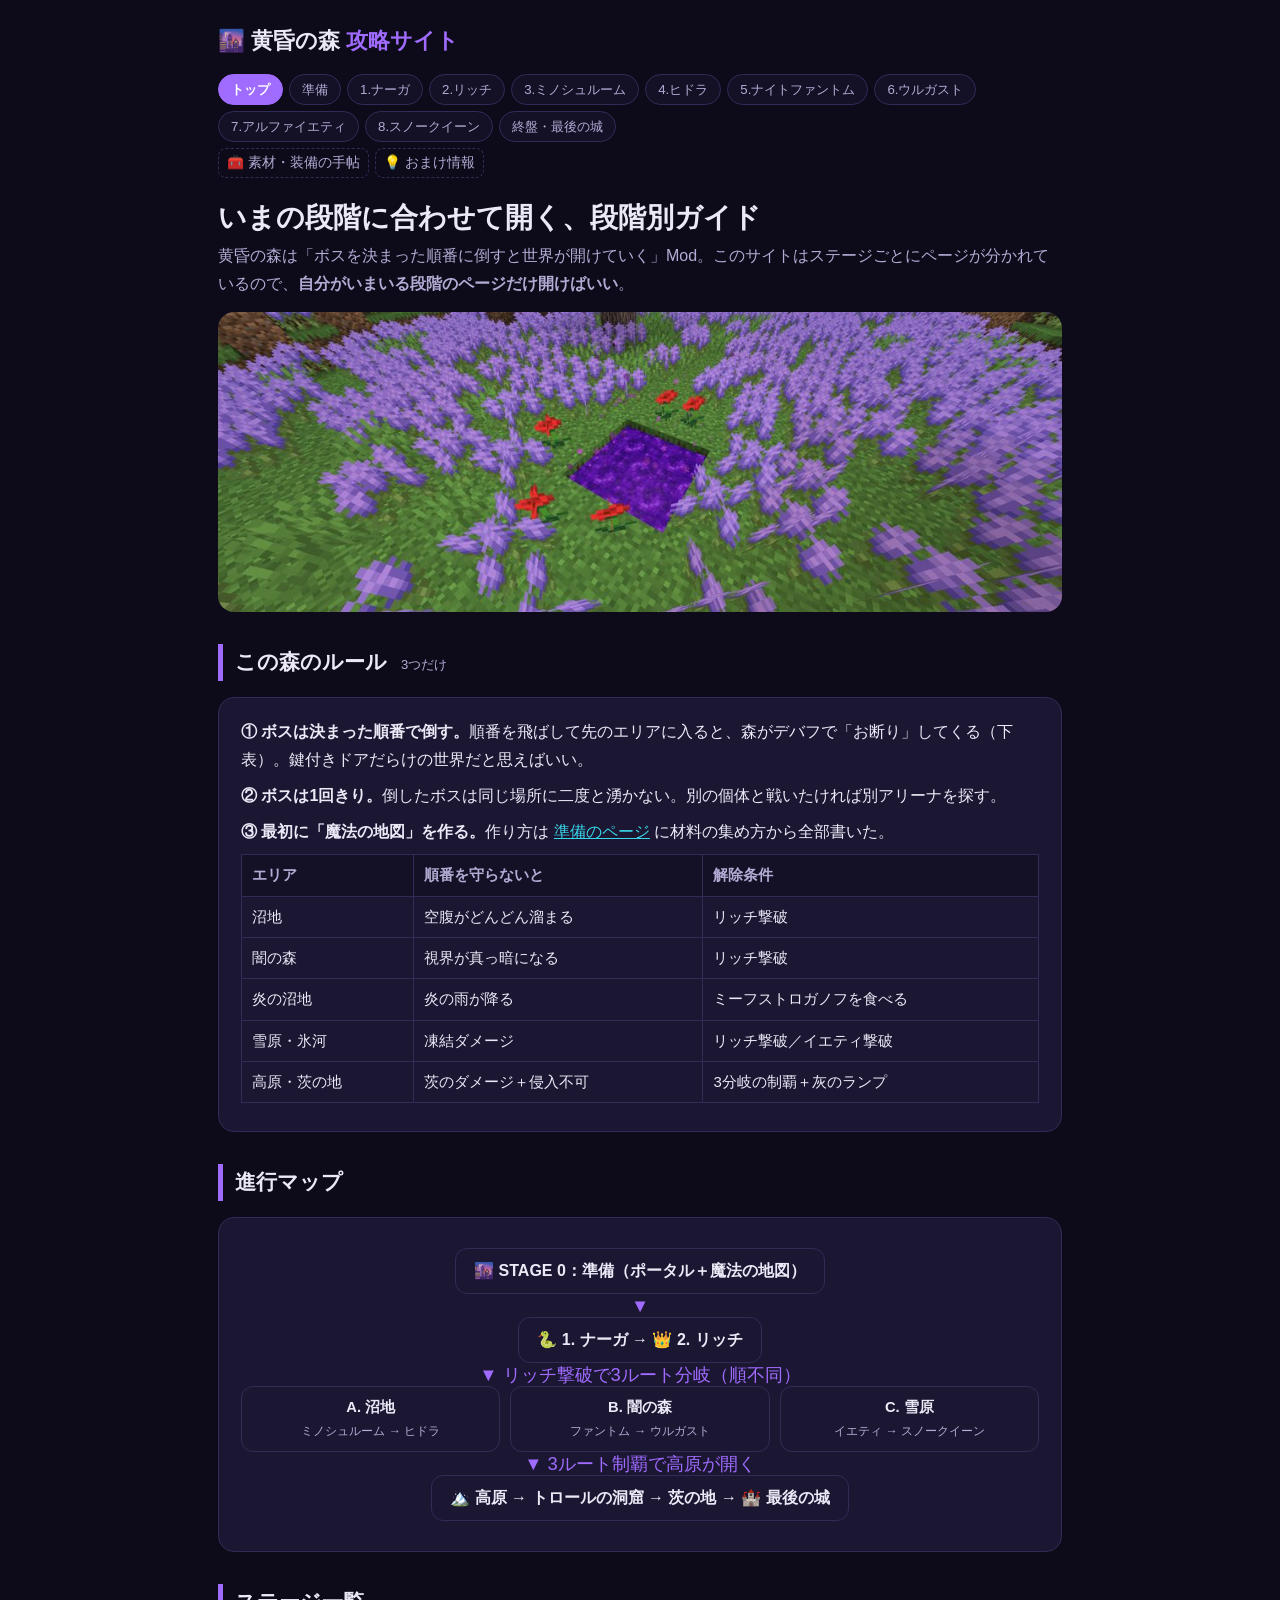
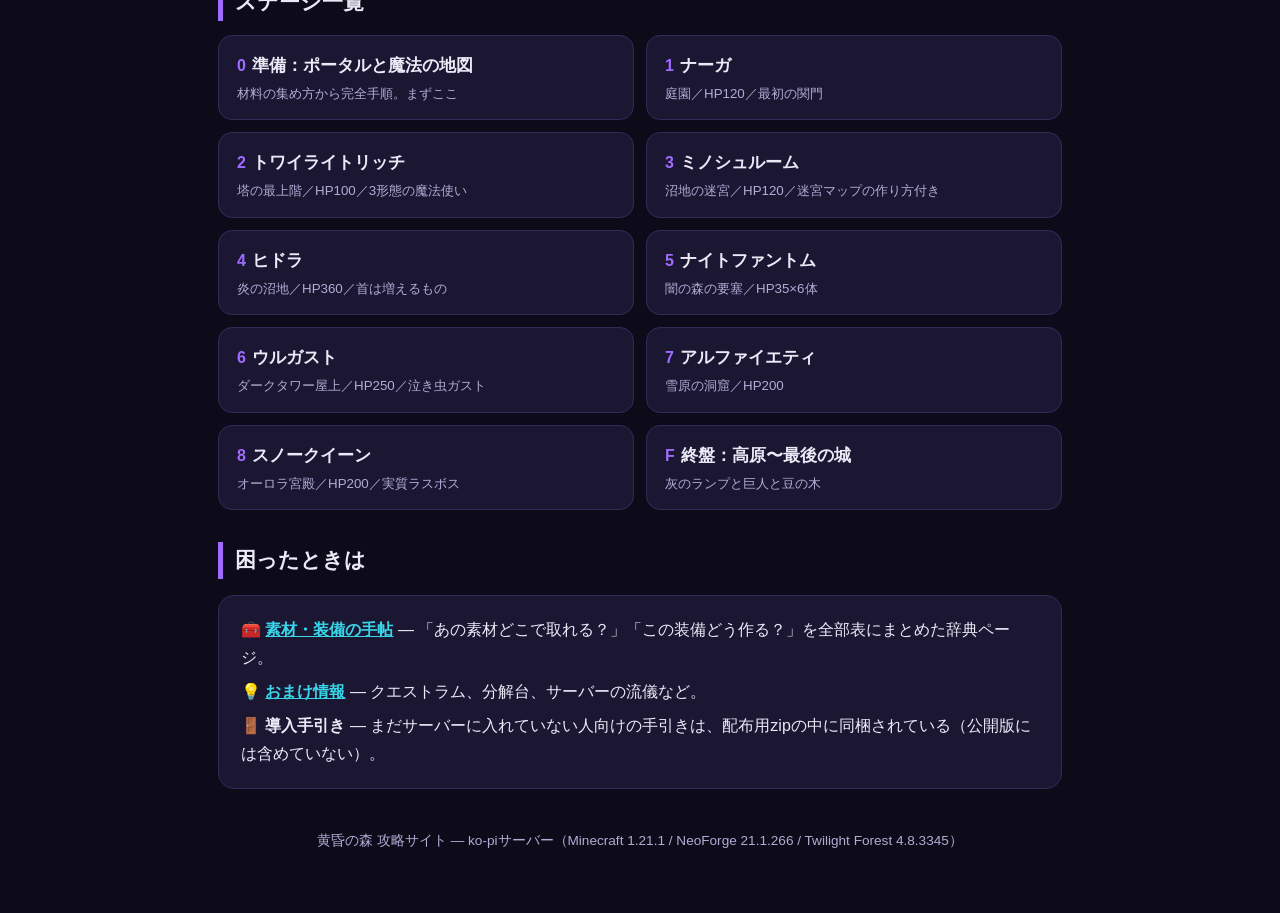
<file: index.html>
<!DOCTYPE html>
<html lang="ja"><head><meta charset="UTF-8"><meta name="viewport" content="width=device-width, initial-scale=1.0">
<title>トップ | 黄昏の森 攻略サイト</title><link rel="stylesheet" href="style.css"></head>
<body><div class="wrap">
<header class="site">
  <div class="logo"><a href="index.html">🌆 黄昏の森 <span>攻略サイト</span></a></div>
  <nav class="steps"><a href="index.html" class="cur">トップ</a><a href="prep.html" class="">準備</a><a href="naga.html" class="">1.ナーガ</a><a href="lich.html" class="">2.リッチ</a><a href="swamp.html" class="">3.ミノシュルーム</a><a href="hydra.html" class="">4.ヒドラ</a><a href="dark.html" class="">5.ナイトファントム</a><a href="urghast.html" class="">6.ウルガスト</a><a href="snow.html" class="">7.アルファイエティ</a><a href="queen.html" class="">8.スノークイーン</a><a href="endgame.html" class="">終盤・最後の城</a></nav>
  <nav class="sub"><a href="materials.html" class="">🧰 素材・装備の手帖</a><a href="omake.html" class="">💡 おまけ情報</a></nav>
</header>

<h1>いまの段階に合わせて開く、段階別ガイド</h1>
<p class="lead">黄昏の森は「ボスを決まった順番に倒すと世界が開けていく」Mod。このサイトはステージごとにページが分かれているので、<b>自分がいまいる段階のページだけ開けばいい</b>。</p>
<img class="hero" src="img/portal.jpg" alt="黄昏の森ポータル">
<h2>この森のルール <small>3つだけ</small></h2>
<div class="card">
<p><b>① ボスは決まった順番で倒す。</b>順番を飛ばして先のエリアに入ると、森がデバフで「お断り」してくる（下表）。鍵付きドアだらけの世界だと思えばいい。</p>
<p style="margin-top:8px"><b>② ボスは1回きり。</b>倒したボスは同じ場所に二度と湧かない。別の個体と戦いたければ別アリーナを探す。</p>
<p style="margin-top:8px"><b>③ 最初に「魔法の地図」を作る。</b>作り方は <a href="prep.html">準備のページ</a> に材料の集め方から全部書いた。</p>
<table>
<tr><th>エリア</th><th>順番を守らないと</th><th>解除条件</th></tr>
<tr><td>沼地</td><td>空腹がどんどん溜まる</td><td>リッチ撃破</td></tr>
<tr><td>闇の森</td><td>視界が真っ暗になる</td><td>リッチ撃破</td></tr>
<tr><td>炎の沼地</td><td>炎の雨が降る</td><td>ミーフストロガノフを食べる</td></tr>
<tr><td>雪原・氷河</td><td>凍結ダメージ</td><td>リッチ撃破／イエティ撃破</td></tr>
<tr><td>高原・茨の地</td><td>茨のダメージ＋侵入不可</td><td>3分岐の制覇＋灰のランプ</td></tr>
</table>
</div>
<h2>進行マップ</h2>
<div class="card"><div class="flow">
<div class="fstep"><a href="prep.html">🌆 STAGE 0：準備（ポータル＋魔法の地図）</a></div><div class="arrow">▼</div>
<div class="fstep"><a href="naga.html">🐍 1. ナーガ</a> → <a href="lich.html">👑 2. リッチ</a></div><div class="arrow">▼ リッチ撃破で3ルート分岐（順不同）</div>
<div class="branch">
<div class="fstep"><a href="swamp.html">A. 沼地</a><small>ミノシュルーム → ヒドラ</small></div>
<div class="fstep"><a href="dark.html">B. 闇の森</a><small>ファントム → ウルガスト</small></div>
<div class="fstep"><a href="snow.html">C. 雪原</a><small>イエティ → スノークイーン</small></div>
</div><div class="arrow">▼ 3ルート制覇で高原が開く</div>
<div class="fstep"><a href="endgame.html">🏔️ 高原 → トロールの洞窟 → 茨の地 → 🏰 最後の城</a></div>
</div></div>
<h2>ステージ一覧</h2>
<div class="stagegrid">
<a href="prep.html"><span class="no">0</span><b>準備：ポータルと魔法の地図</b><small>材料の集め方から完全手順。まずここ</small></a>
<a href="naga.html"><span class="no">1</span><b>ナーガ</b><small>庭園／HP120／最初の関門</small></a>
<a href="lich.html"><span class="no">2</span><b>トワイライトリッチ</b><small>塔の最上階／HP100／3形態の魔法使い</small></a>
<a href="swamp.html"><span class="no">3</span><b>ミノシュルーム</b><small>沼地の迷宮／HP120／迷宮マップの作り方付き</small></a>
<a href="hydra.html"><span class="no">4</span><b>ヒドラ</b><small>炎の沼地／HP360／首は増えるもの</small></a>
<a href="dark.html"><span class="no">5</span><b>ナイトファントム</b><small>闇の森の要塞／HP35×6体</small></a>
<a href="urghast.html"><span class="no">6</span><b>ウルガスト</b><small>ダークタワー屋上／HP250／泣き虫ガスト</small></a>
<a href="snow.html"><span class="no">7</span><b>アルファイエティ</b><small>雪原の洞窟／HP200</small></a>
<a href="queen.html"><span class="no">8</span><b>スノークイーン</b><small>オーロラ宮殿／HP200／実質ラスボス</small></a>
<a href="endgame.html"><span class="no">F</span><b>終盤：高原〜最後の城</b><small>灰のランプと巨人と豆の木</small></a>
</div>
<h2>困ったときは</h2>
<div class="card">
<p>🧰 <a href="materials.html"><b>素材・装備の手帖</b></a> ― 「あの素材どこで取れる？」「この装備どう作る？」を全部表にまとめた辞典ページ。</p>
<p style="margin-top:6px">💡 <a href="omake.html"><b>おまけ情報</b></a> ― クエストラム、分解台、サーバーの流儀など。</p>
<p style="margin-top:6px">🚪 <b>導入手引き</b> ― まだサーバーに入れていない人向けの手引きは、配布用zipの中に同梱されている（公開版には含めていない）。</p>
</div>


<footer>黄昏の森 攻略サイト ― ko-piサーバー（Minecraft 1.21.1 / NeoForge 21.1.266 / Twilight Forest 4.8.3345）</footer>
</div></body></html>
</file>
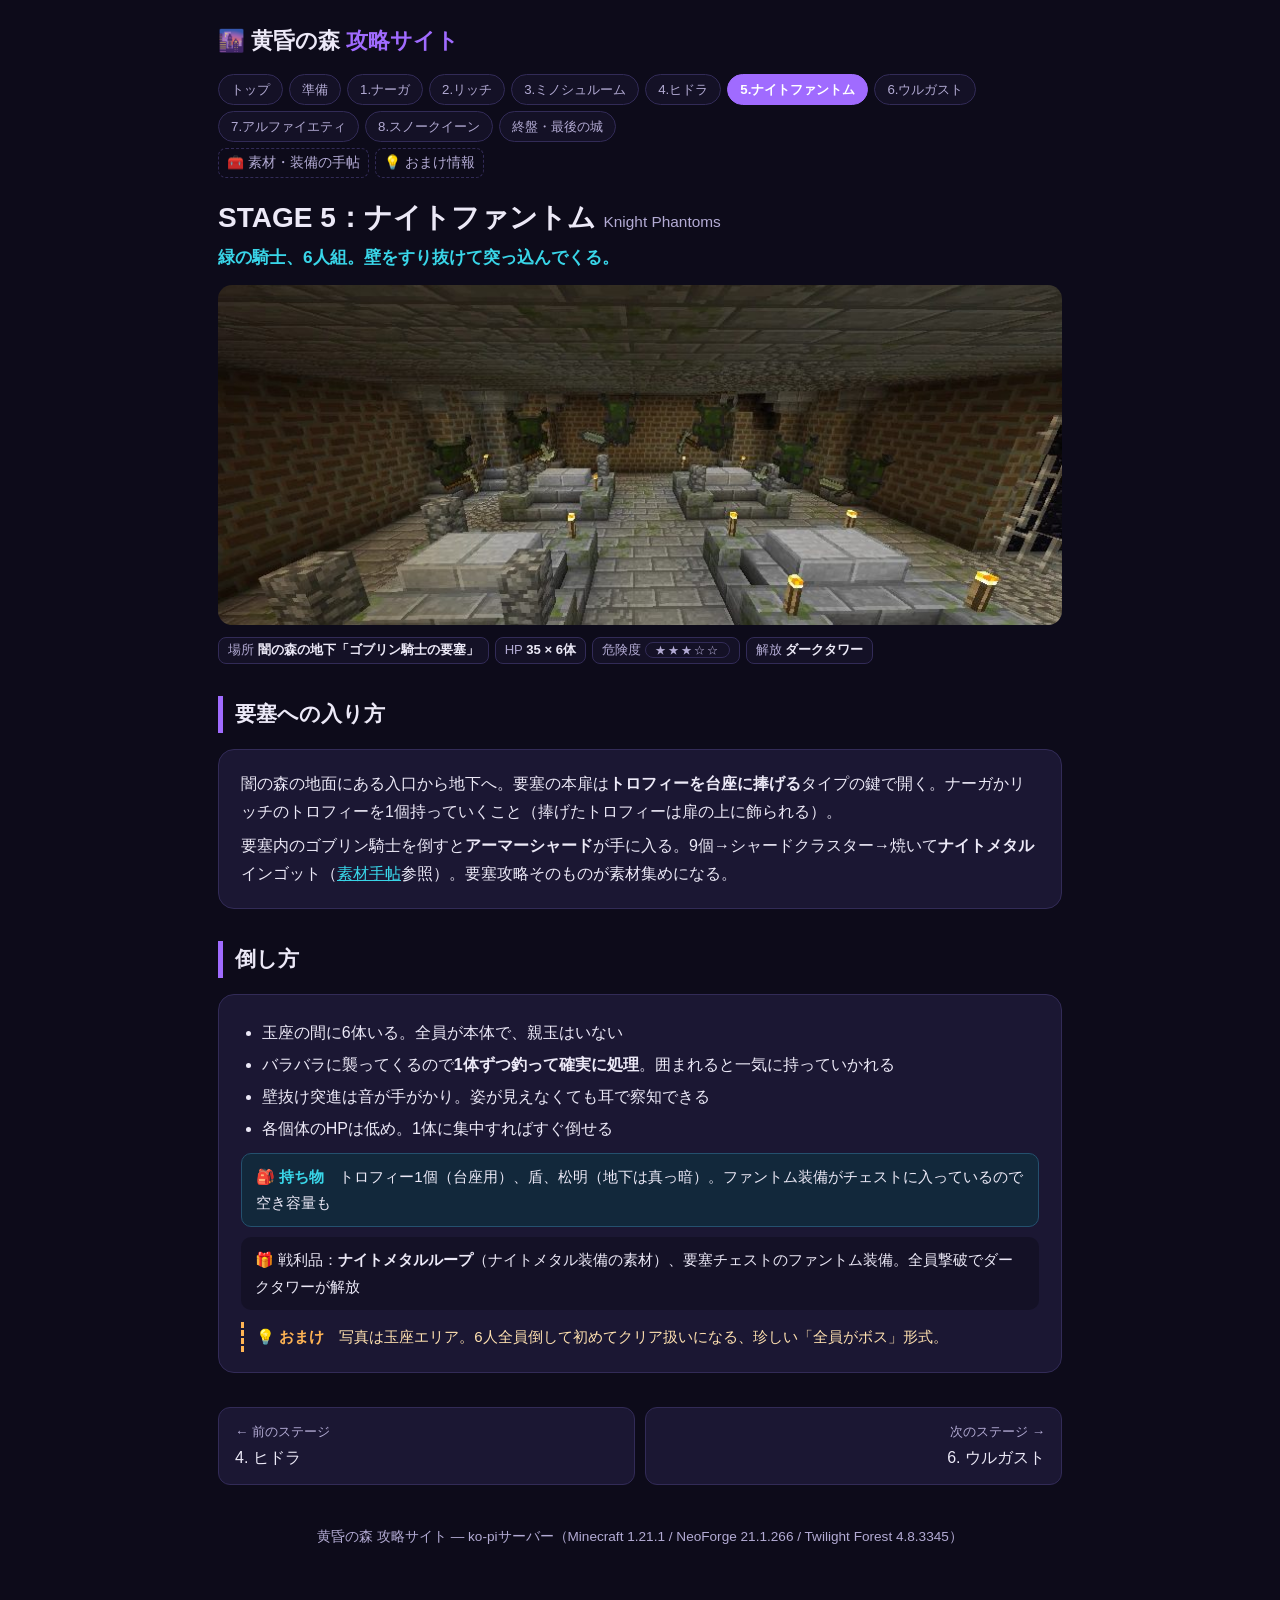
<file: dark.html>
<!DOCTYPE html>
<html lang="ja"><head><meta charset="UTF-8"><meta name="viewport" content="width=device-width, initial-scale=1.0">
<title>5. ナイトファントム | 黄昏の森 攻略サイト</title><link rel="stylesheet" href="style.css"></head>
<body><div class="wrap">
<header class="site">
  <div class="logo"><a href="index.html">🌆 黄昏の森 <span>攻略サイト</span></a></div>
  <nav class="steps"><a href="index.html" class="">トップ</a><a href="prep.html" class="">準備</a><a href="naga.html" class="">1.ナーガ</a><a href="lich.html" class="">2.リッチ</a><a href="swamp.html" class="">3.ミノシュルーム</a><a href="hydra.html" class="">4.ヒドラ</a><a href="dark.html" class="cur">5.ナイトファントム</a><a href="urghast.html" class="">6.ウルガスト</a><a href="snow.html" class="">7.アルファイエティ</a><a href="queen.html" class="">8.スノークイーン</a><a href="endgame.html" class="">終盤・最後の城</a></nav>
  <nav class="sub"><a href="materials.html" class="">🧰 素材・装備の手帖</a><a href="omake.html" class="">💡 おまけ情報</a></nav>
</header>

<h1>STAGE 5：ナイトファントム <span class="en">Knight Phantoms</span></h1>
<p class="hitokoto">緑の騎士、6人組。壁をすり抜けて突っ込んでくる。</p>
<img class="fig" src="img/phantom.jpg" alt="ナイトファントムの玉座">
<div class="meta"><span>場所 <b>闇の森の地下「ゴブリン騎士の要塞」</b></span><span>HP <b>35 × 6体</b></span><span>危険度 <span class="stars">★★★☆☆</span></span><span>解放 <b>ダークタワー</b></span></div>
<h2>要塞への入り方</h2>
<div class="card">
<p>闇の森の地面にある入口から地下へ。要塞の本扉は<b>トロフィーを台座に捧げる</b>タイプの鍵で開く。ナーガかリッチのトロフィーを1個持っていくこと（捧げたトロフィーは扉の上に飾られる）。</p>
<p style="margin-top:6px">要塞内のゴブリン騎士を倒すと<b>アーマーシャード</b>が手に入る。9個→シャードクラスター→焼いて<b>ナイトメタル</b>インゴット（<a href="materials.html">素材手帖</a>参照）。要塞攻略そのものが素材集めになる。</p>
</div>
<h2>倒し方</h2>
<div class="card"><ul class="tight">
<li>玉座の間に6体いる。全員が本体で、親玉はいない</li>
<li>バラバラに襲ってくるので<b>1体ずつ釣って確実に処理</b>。囲まれると一気に持っていかれる</li>
<li>壁抜け突進は音が手がかり。姿が見えなくても耳で察知できる</li>
<li>各個体のHPは低め。1体に集中すればすぐ倒せる</li>
</ul>
<div class="prep">トロフィー1個（台座用）、盾、松明（地下は真っ暗）。ファントム装備がチェストに入っているので空き容量も</div>
<div class="loot">🎁 戦利品：<b>ナイトメタルループ</b>（ナイトメタル装備の素材）、要塞チェストのファントム装備。全員撃破でダークタワーが解放</div>
<div class="trivia">写真は玉座エリア。6人全員倒して初めてクリア扱いになる、珍しい「全員がボス」形式。</div>
</div>

<div class="pager"><a href="hydra.html"><small>← 前のステージ</small>4. ヒドラ</a><a class="next" href="urghast.html"><small>次のステージ →</small>6. ウルガスト</a></div>
<footer>黄昏の森 攻略サイト ― ko-piサーバー（Minecraft 1.21.1 / NeoForge 21.1.266 / Twilight Forest 4.8.3345）</footer>
</div></body></html>
</file>
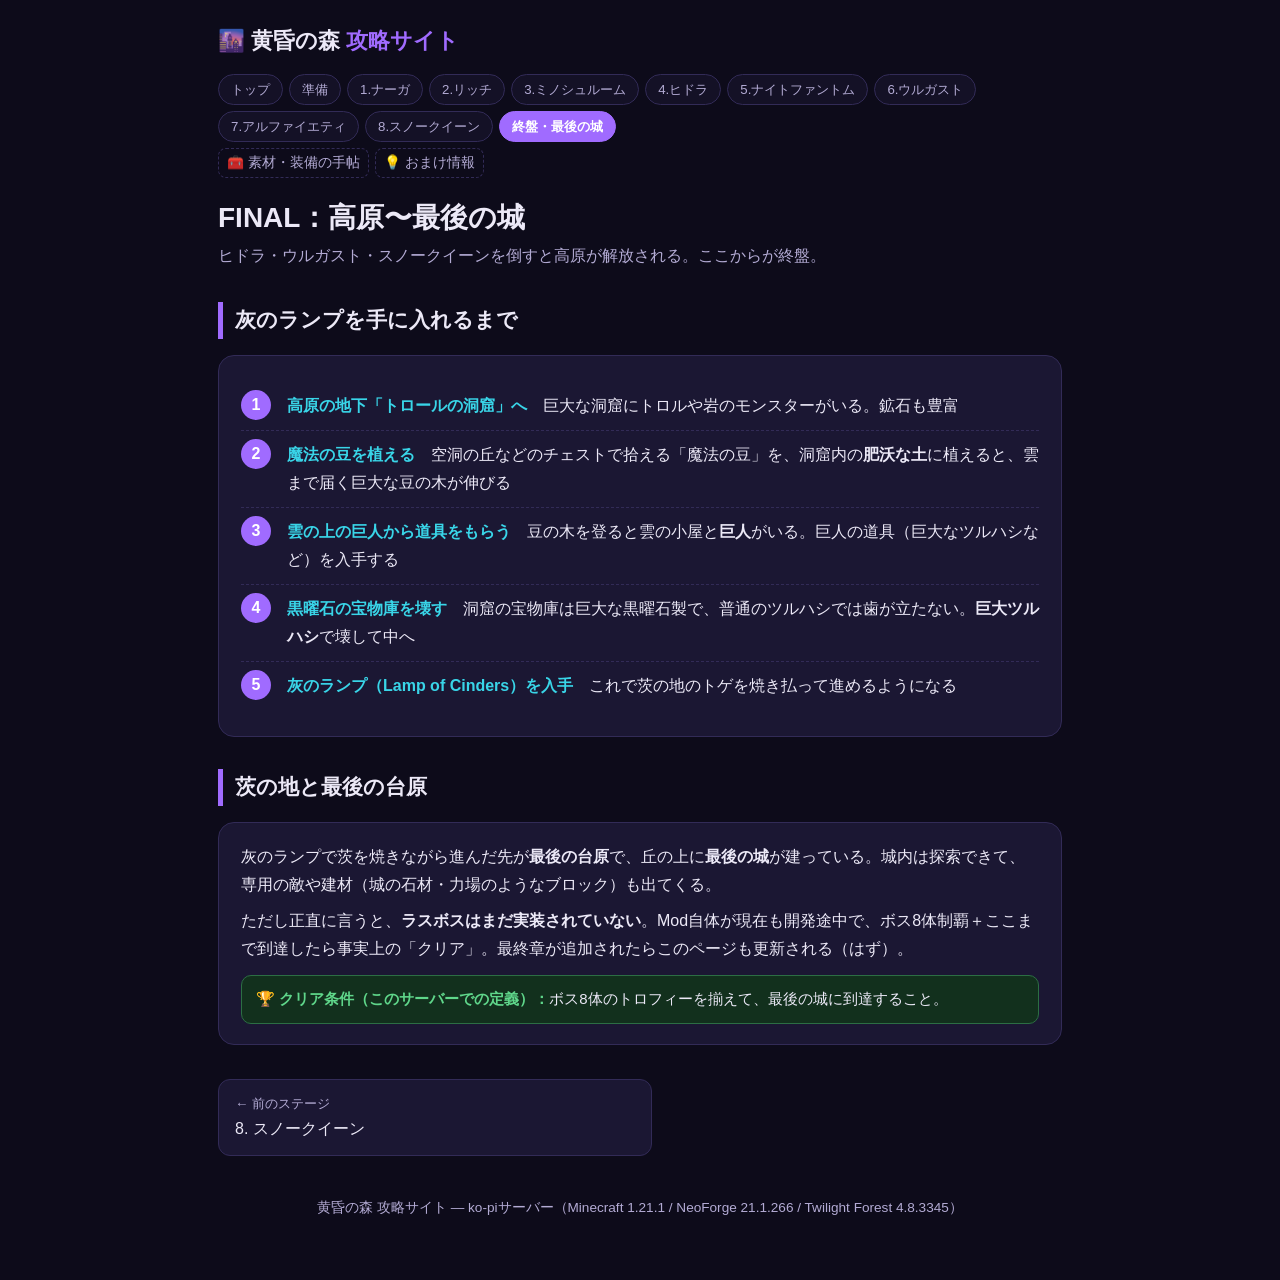
<file: endgame.html>
<!DOCTYPE html>
<html lang="ja"><head><meta charset="UTF-8"><meta name="viewport" content="width=device-width, initial-scale=1.0">
<title>終盤：高原〜最後の城 | 黄昏の森 攻略サイト</title><link rel="stylesheet" href="style.css"></head>
<body><div class="wrap">
<header class="site">
  <div class="logo"><a href="index.html">🌆 黄昏の森 <span>攻略サイト</span></a></div>
  <nav class="steps"><a href="index.html" class="">トップ</a><a href="prep.html" class="">準備</a><a href="naga.html" class="">1.ナーガ</a><a href="lich.html" class="">2.リッチ</a><a href="swamp.html" class="">3.ミノシュルーム</a><a href="hydra.html" class="">4.ヒドラ</a><a href="dark.html" class="">5.ナイトファントム</a><a href="urghast.html" class="">6.ウルガスト</a><a href="snow.html" class="">7.アルファイエティ</a><a href="queen.html" class="">8.スノークイーン</a><a href="endgame.html" class="cur">終盤・最後の城</a></nav>
  <nav class="sub"><a href="materials.html" class="">🧰 素材・装備の手帖</a><a href="omake.html" class="">💡 おまけ情報</a></nav>
</header>

<h1>FINAL：高原〜最後の城</h1>
<p class="lead">ヒドラ・ウルガスト・スノークイーンを倒すと高原が解放される。ここからが終盤。</p>
<h2>灰のランプを手に入れるまで</h2>
<div class="card"><ol class="steplist">
<li><b class="t">高原の地下「トロールの洞窟」へ</b>　巨大な洞窟にトロルや岩のモンスターがいる。鉱石も豊富</li>
<li><b class="t">魔法の豆を植える</b>　空洞の丘などのチェストで拾える「魔法の豆」を、洞窟内の<b>肥沃な土</b>に植えると、雲まで届く巨大な豆の木が伸びる</li>
<li><b class="t">雲の上の巨人から道具をもらう</b>　豆の木を登ると雲の小屋と<b>巨人</b>がいる。巨人の道具（巨大なツルハシなど）を入手する</li>
<li><b class="t">黒曜石の宝物庫を壊す</b>　洞窟の宝物庫は巨大な黒曜石製で、普通のツルハシでは歯が立たない。<b>巨大ツルハシ</b>で壊して中へ</li>
<li><b class="t">灰のランプ（Lamp of Cinders）を入手</b>　これで茨の地のトゲを焼き払って進めるようになる</li>
</ol></div>
<h2>茨の地と最後の台原</h2>
<div class="card">
<p>灰のランプで茨を焼きながら進んだ先が<b>最後の台原</b>で、丘の上に<b>最後の城</b>が建っている。城内は探索できて、専用の敵や建材（城の石材・力場のようなブロック）も出てくる。</p>
<p style="margin-top:8px">ただし正直に言うと、<b>ラスボスはまだ実装されていない</b>。Mod自体が現在も開発途中で、ボス8体制覇＋ここまで到達したら事実上の「クリア」。最終章が追加されたらこのページも更新される（はず）。</p>
<div class="okbox">🏆 <b>クリア条件（このサーバーでの定義）：</b>ボス8体のトロフィーを揃えて、最後の城に到達すること。</div>
</div>

<div class="pager"><a href="queen.html"><small>← 前のステージ</small>8. スノークイーン</a><span class="sp"></span></div>
<footer>黄昏の森 攻略サイト ― ko-piサーバー（Minecraft 1.21.1 / NeoForge 21.1.266 / Twilight Forest 4.8.3345）</footer>
</div></body></html>
</file>
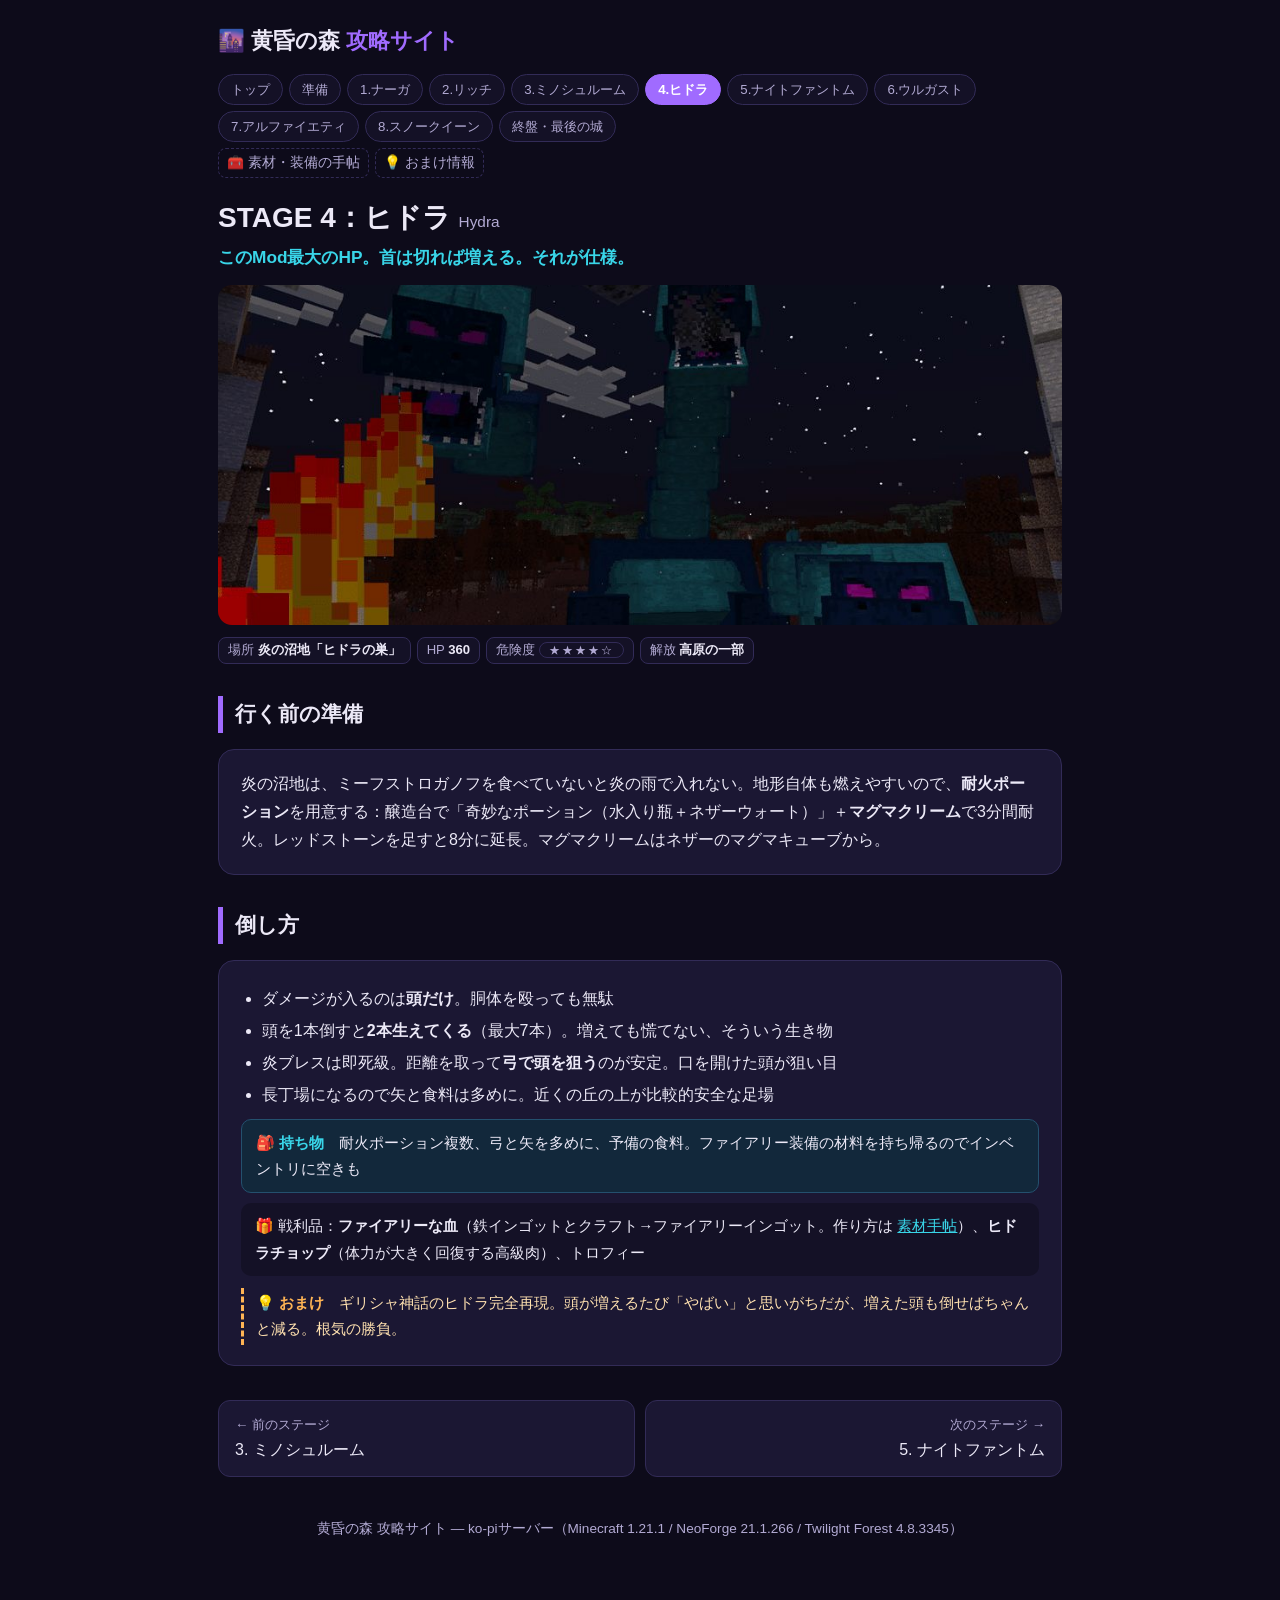
<file: hydra.html>
<!DOCTYPE html>
<html lang="ja"><head><meta charset="UTF-8"><meta name="viewport" content="width=device-width, initial-scale=1.0">
<title>4. ヒドラ | 黄昏の森 攻略サイト</title><link rel="stylesheet" href="style.css"></head>
<body><div class="wrap">
<header class="site">
  <div class="logo"><a href="index.html">🌆 黄昏の森 <span>攻略サイト</span></a></div>
  <nav class="steps"><a href="index.html" class="">トップ</a><a href="prep.html" class="">準備</a><a href="naga.html" class="">1.ナーガ</a><a href="lich.html" class="">2.リッチ</a><a href="swamp.html" class="">3.ミノシュルーム</a><a href="hydra.html" class="cur">4.ヒドラ</a><a href="dark.html" class="">5.ナイトファントム</a><a href="urghast.html" class="">6.ウルガスト</a><a href="snow.html" class="">7.アルファイエティ</a><a href="queen.html" class="">8.スノークイーン</a><a href="endgame.html" class="">終盤・最後の城</a></nav>
  <nav class="sub"><a href="materials.html" class="">🧰 素材・装備の手帖</a><a href="omake.html" class="">💡 おまけ情報</a></nav>
</header>

<h1>STAGE 4：ヒドラ <span class="en">Hydra</span></h1>
<p class="hitokoto">このMod最大のHP。首は切れば増える。それが仕様。</p>
<img class="fig" src="img/hydra.jpg" alt="ヒドラ">
<div class="meta"><span>場所 <b>炎の沼地「ヒドラの巣」</b></span><span>HP <b>360</b></span><span>危険度 <span class="stars">★★★★☆</span></span><span>解放 <b>高原の一部</b></span></div>
<h2>行く前の準備</h2>
<div class="card">
<p>炎の沼地は、ミーフストロガノフを食べていないと炎の雨で入れない。地形自体も燃えやすいので、<b>耐火ポーション</b>を用意する：醸造台で「奇妙なポーション（水入り瓶＋ネザーウォート）」＋<b>マグマクリーム</b>で3分間耐火。レッドストーンを足すと8分に延長。マグマクリームはネザーのマグマキューブから。</p>
</div>
<h2>倒し方</h2>
<div class="card"><ul class="tight">
<li>ダメージが入るのは<b>頭だけ</b>。胴体を殴っても無駄</li>
<li>頭を1本倒すと<b>2本生えてくる</b>（最大7本）。増えても慌てない、そういう生き物</li>
<li>炎ブレスは即死級。距離を取って<b>弓で頭を狙う</b>のが安定。口を開けた頭が狙い目</li>
<li>長丁場になるので矢と食料は多めに。近くの丘の上が比較的安全な足場</li>
</ul>
<div class="prep">耐火ポーション複数、弓と矢を多めに、予備の食料。ファイアリー装備の材料を持ち帰るのでインベントリに空きも</div>
<div class="loot">🎁 戦利品：<b>ファイアリーな血</b>（鉄インゴットとクラフト→ファイアリーインゴット。作り方は <a href="materials.html">素材手帖</a>）、<b>ヒドラチョップ</b>（体力が大きく回復する高級肉）、トロフィー</div>
<div class="trivia">ギリシャ神話のヒドラ完全再現。頭が増えるたび「やばい」と思いがちだが、増えた頭も倒せばちゃんと減る。根気の勝負。</div>
</div>

<div class="pager"><a href="swamp.html"><small>← 前のステージ</small>3. ミノシュルーム</a><a class="next" href="dark.html"><small>次のステージ →</small>5. ナイトファントム</a></div>
<footer>黄昏の森 攻略サイト ― ko-piサーバー（Minecraft 1.21.1 / NeoForge 21.1.266 / Twilight Forest 4.8.3345）</footer>
</div></body></html>
</file>
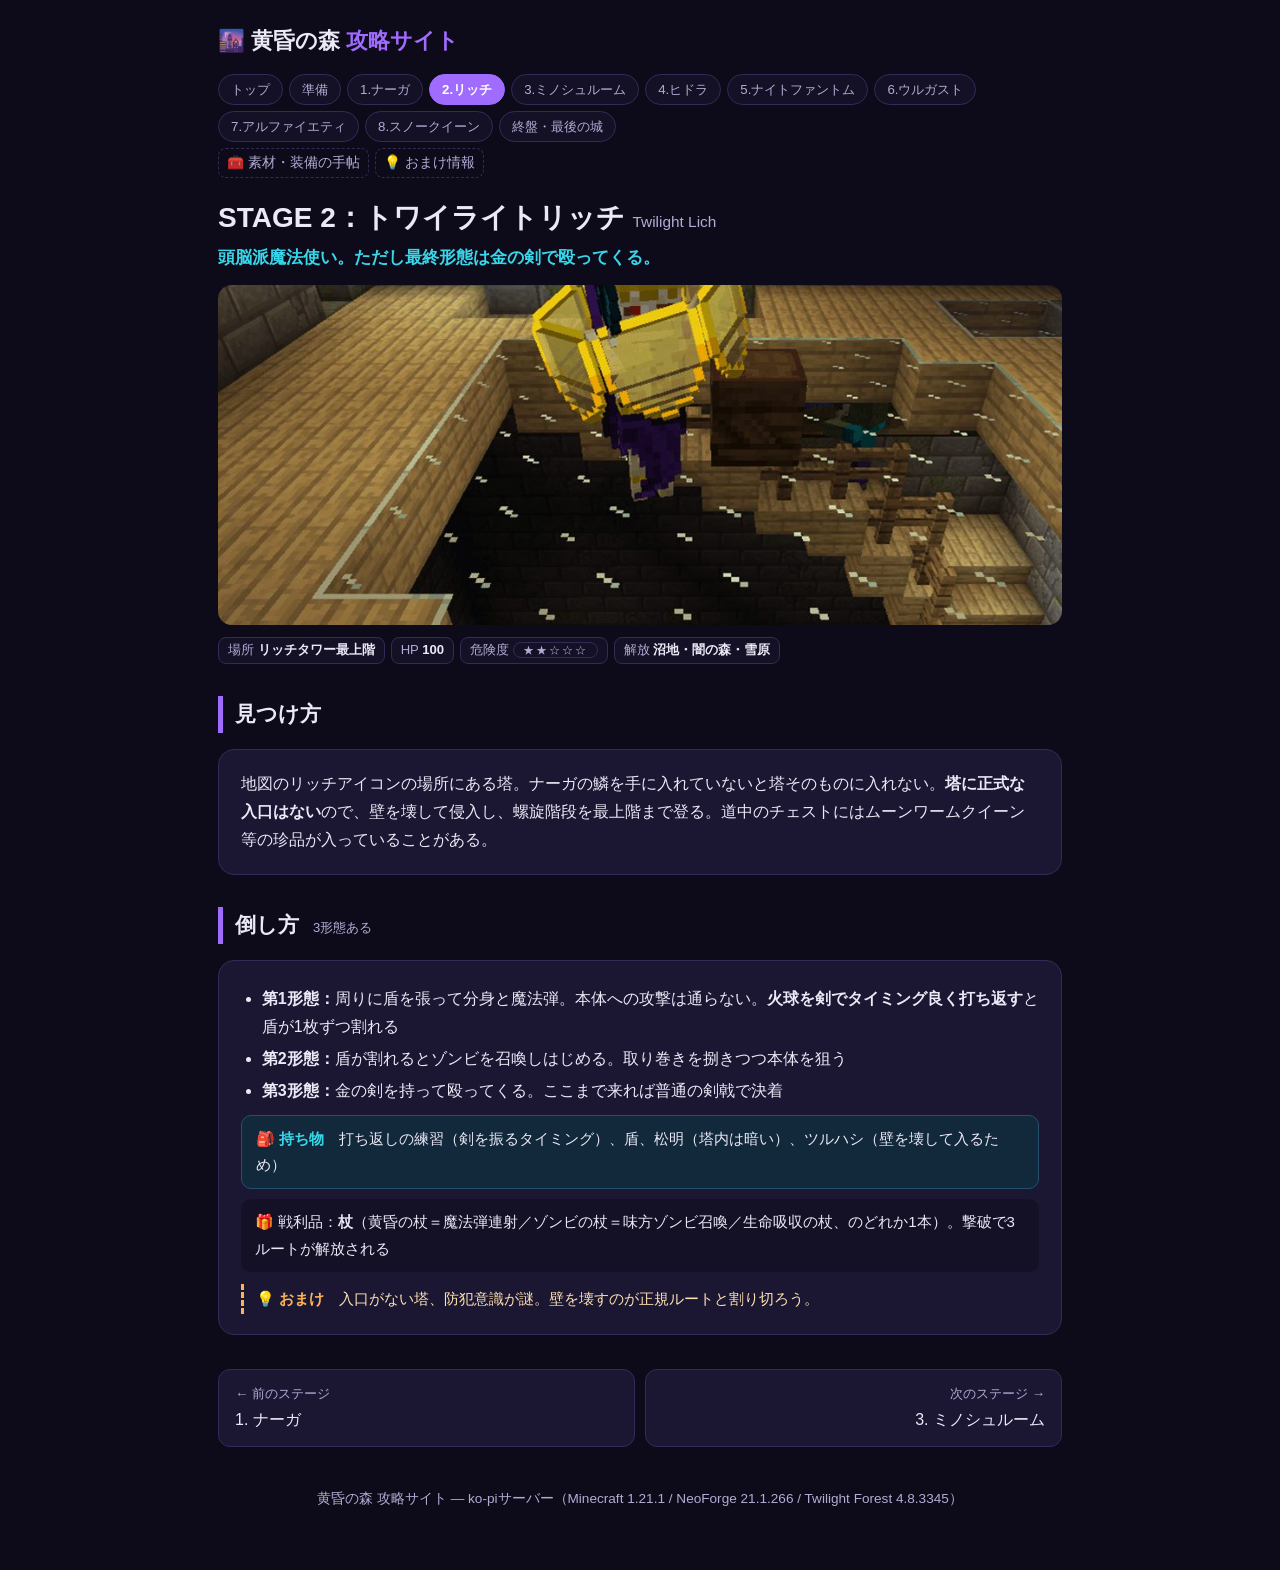
<file: lich.html>
<!DOCTYPE html>
<html lang="ja"><head><meta charset="UTF-8"><meta name="viewport" content="width=device-width, initial-scale=1.0">
<title>2. トワイライトリッチ | 黄昏の森 攻略サイト</title><link rel="stylesheet" href="style.css"></head>
<body><div class="wrap">
<header class="site">
  <div class="logo"><a href="index.html">🌆 黄昏の森 <span>攻略サイト</span></a></div>
  <nav class="steps"><a href="index.html" class="">トップ</a><a href="prep.html" class="">準備</a><a href="naga.html" class="">1.ナーガ</a><a href="lich.html" class="cur">2.リッチ</a><a href="swamp.html" class="">3.ミノシュルーム</a><a href="hydra.html" class="">4.ヒドラ</a><a href="dark.html" class="">5.ナイトファントム</a><a href="urghast.html" class="">6.ウルガスト</a><a href="snow.html" class="">7.アルファイエティ</a><a href="queen.html" class="">8.スノークイーン</a><a href="endgame.html" class="">終盤・最後の城</a></nav>
  <nav class="sub"><a href="materials.html" class="">🧰 素材・装備の手帖</a><a href="omake.html" class="">💡 おまけ情報</a></nav>
</header>

<h1>STAGE 2：トワイライトリッチ <span class="en">Twilight Lich</span></h1>
<p class="hitokoto">頭脳派魔法使い。ただし最終形態は金の剣で殴ってくる。</p>
<img class="fig" src="img/lich.jpg" alt="トワイライトリッチ">
<div class="meta"><span>場所 <b>リッチタワー最上階</b></span><span>HP <b>100</b></span><span>危険度 <span class="stars">★★☆☆☆</span></span><span>解放 <b>沼地・闇の森・雪原</b></span></div>
<h2>見つけ方</h2>
<div class="card"><p>地図のリッチアイコンの場所にある塔。ナーガの鱗を手に入れていないと塔そのものに入れない。<b>塔に正式な入口はない</b>ので、壁を壊して侵入し、螺旋階段を最上階まで登る。道中のチェストにはムーンワームクイーン等の珍品が入っていることがある。</p></div>
<h2>倒し方 <small>3形態ある</small></h2>
<div class="card"><ul class="tight">
<li><b>第1形態：</b>周りに盾を張って分身と魔法弾。本体への攻撃は通らない。<b>火球を剣でタイミング良く打ち返す</b>と盾が1枚ずつ割れる</li>
<li><b>第2形態：</b>盾が割れるとゾンビを召喚しはじめる。取り巻きを捌きつつ本体を狙う</li>
<li><b>第3形態：</b>金の剣を持って殴ってくる。ここまで来れば普通の剣戟で決着</li>
</ul>
<div class="prep">打ち返しの練習（剣を振るタイミング）、盾、松明（塔内は暗い）、ツルハシ（壁を壊して入るため）</div>
<div class="loot">🎁 戦利品：<b>杖</b>（黄昏の杖＝魔法弾連射／ゾンビの杖＝味方ゾンビ召喚／生命吸収の杖、のどれか1本）。撃破で3ルートが解放される</div>
<div class="trivia">入口がない塔、防犯意識が謎。壁を壊すのが正規ルートと割り切ろう。</div>
</div>

<div class="pager"><a href="naga.html"><small>← 前のステージ</small>1. ナーガ</a><a class="next" href="swamp.html"><small>次のステージ →</small>3. ミノシュルーム</a></div>
<footer>黄昏の森 攻略サイト ― ko-piサーバー（Minecraft 1.21.1 / NeoForge 21.1.266 / Twilight Forest 4.8.3345）</footer>
</div></body></html>
</file>
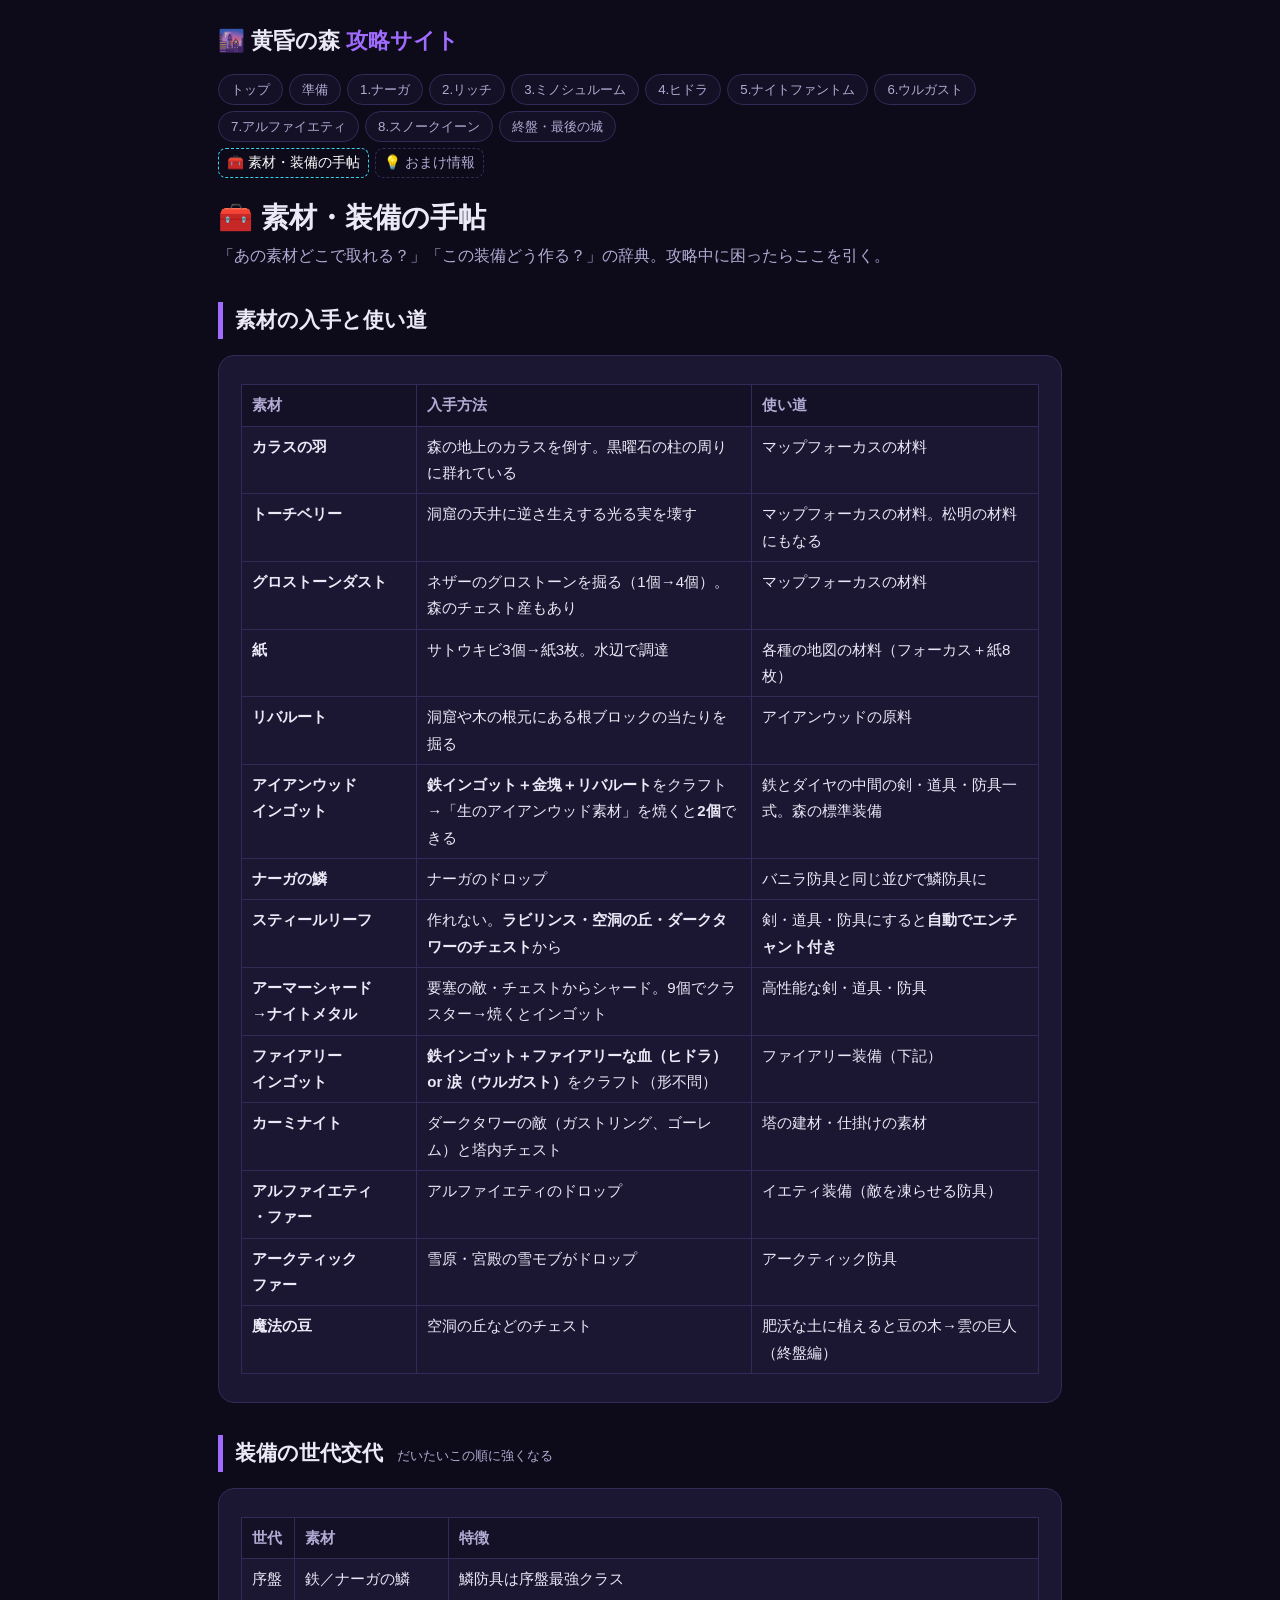
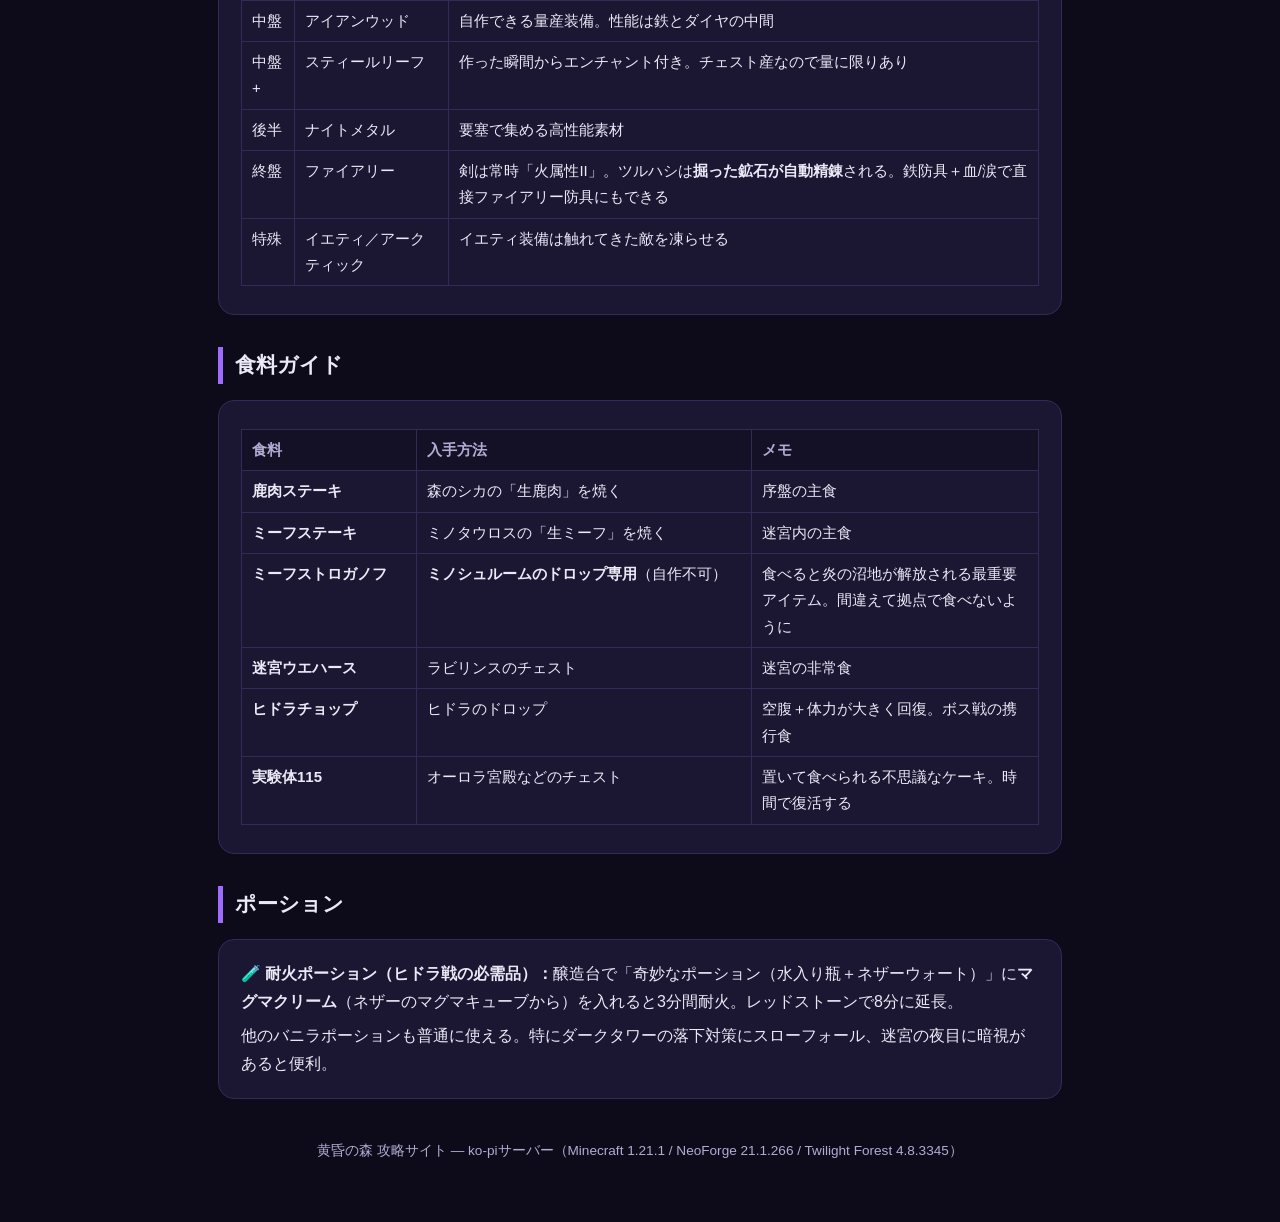
<file: materials.html>
<!DOCTYPE html>
<html lang="ja"><head><meta charset="UTF-8"><meta name="viewport" content="width=device-width, initial-scale=1.0">
<title>素材・装備の手帖 | 黄昏の森 攻略サイト</title><link rel="stylesheet" href="style.css"></head>
<body><div class="wrap">
<header class="site">
  <div class="logo"><a href="index.html">🌆 黄昏の森 <span>攻略サイト</span></a></div>
  <nav class="steps"><a href="index.html" class="">トップ</a><a href="prep.html" class="">準備</a><a href="naga.html" class="">1.ナーガ</a><a href="lich.html" class="">2.リッチ</a><a href="swamp.html" class="">3.ミノシュルーム</a><a href="hydra.html" class="">4.ヒドラ</a><a href="dark.html" class="">5.ナイトファントム</a><a href="urghast.html" class="">6.ウルガスト</a><a href="snow.html" class="">7.アルファイエティ</a><a href="queen.html" class="">8.スノークイーン</a><a href="endgame.html" class="">終盤・最後の城</a></nav>
  <nav class="sub"><a href="materials.html" class="cur">🧰 素材・装備の手帖</a><a href="omake.html" class="">💡 おまけ情報</a></nav>
</header>

<h1>🧰 素材・装備の手帖</h1>
<p class="lead">「あの素材どこで取れる？」「この装備どう作る？」の辞典。攻略中に困ったらここを引く。</p>
<h2>素材の入手と使い道</h2>
<div class="card"><table class="mat">
<tr><th style="width:22%">素材</th><th style="width:42%">入手方法</th><th>使い道</th></tr>
<tr><td>カラスの羽</td><td>森の地上のカラスを倒す。黒曜石の柱の周りに群れている</td><td>マップフォーカスの材料</td></tr>
<tr><td>トーチベリー</td><td>洞窟の天井に逆さ生えする光る実を壊す</td><td>マップフォーカスの材料。松明の材料にもなる</td></tr>
<tr><td>グロストーンダスト</td><td>ネザーのグロストーンを掘る（1個→4個）。森のチェスト産もあり</td><td>マップフォーカスの材料</td></tr>
<tr><td>紙</td><td>サトウキビ3個→紙3枚。水辺で調達</td><td>各種の地図の材料（フォーカス＋紙8枚）</td></tr>
<tr><td>リバルート</td><td>洞窟や木の根元にある根ブロックの当たりを掘る</td><td>アイアンウッドの原料</td></tr>
<tr><td>アイアンウッド<br>インゴット</td><td><b>鉄インゴット＋金塊＋リバルート</b>をクラフト→「生のアイアンウッド素材」を焼くと<b>2個</b>できる</td><td>鉄とダイヤの中間の剣・道具・防具一式。森の標準装備</td></tr>
<tr><td>ナーガの鱗</td><td>ナーガのドロップ</td><td>バニラ防具と同じ並びで鱗防具に</td></tr>
<tr><td>スティールリーフ</td><td>作れない。<b>ラビリンス・空洞の丘・ダークタワーのチェスト</b>から</td><td>剣・道具・防具にすると<b>自動でエンチャント付き</b></td></tr>
<tr><td>アーマーシャード<br>→ナイトメタル</td><td>要塞の敵・チェストからシャード。9個でクラスター→焼くとインゴット</td><td>高性能な剣・道具・防具</td></tr>
<tr><td>ファイアリー<br>インゴット</td><td><b>鉄インゴット＋ファイアリーな血（ヒドラ） or 涙（ウルガスト）</b>をクラフト（形不問）</td><td>ファイアリー装備（下記）</td></tr>
<tr><td>カーミナイト</td><td>ダークタワーの敵（ガストリング、ゴーレム）と塔内チェスト</td><td>塔の建材・仕掛けの素材</td></tr>
<tr><td>アルファイエティ<br>・ファー</td><td>アルファイエティのドロップ</td><td>イエティ装備（敵を凍らせる防具）</td></tr>
<tr><td>アークティック<br>ファー</td><td>雪原・宮殿の雪モブがドロップ</td><td>アークティック防具</td></tr>
<tr><td>魔法の豆</td><td>空洞の丘などのチェスト</td><td>肥沃な土に植えると豆の木→雲の巨人（終盤編）</td></tr>
</table></div>
<h2>装備の世代交代 <small>だいたいこの順に強くなる</small></h2>
<div class="card"><table>
<tr><th>世代</th><th>素材</th><th>特徴</th></tr>
<tr><td>序盤</td><td>鉄／ナーガの鱗</td><td>鱗防具は序盤最強クラス</td></tr>
<tr><td>中盤</td><td>アイアンウッド</td><td>自作できる量産装備。性能は鉄とダイヤの中間</td></tr>
<tr><td>中盤+</td><td>スティールリーフ</td><td>作った瞬間からエンチャント付き。チェスト産なので量に限りあり</td></tr>
<tr><td>後半</td><td>ナイトメタル</td><td>要塞で集める高性能素材</td></tr>
<tr><td>終盤</td><td>ファイアリー</td><td>剣は常時「火属性II」。ツルハシは<b>掘った鉱石が自動精錬</b>される。鉄防具＋血/涙で直接ファイアリー防具にもできる</td></tr>
<tr><td>特殊</td><td>イエティ／アークティック</td><td>イエティ装備は触れてきた敵を凍らせる</td></tr>
</table></div>
<h2>食料ガイド</h2>
<div class="card"><table class="mat">
<tr><th style="width:22%">食料</th><th style="width:42%">入手方法</th><th>メモ</th></tr>
<tr><td>鹿肉ステーキ</td><td>森のシカの「生鹿肉」を焼く</td><td>序盤の主食</td></tr>
<tr><td>ミーフステーキ</td><td>ミノタウロスの「生ミーフ」を焼く</td><td>迷宮内の主食</td></tr>
<tr><td>ミーフストロガノフ</td><td><b>ミノシュルームのドロップ専用</b>（自作不可）</td><td>食べると炎の沼地が解放される最重要アイテム。間違えて拠点で食べないように</td></tr>
<tr><td>迷宮ウエハース</td><td>ラビリンスのチェスト</td><td>迷宮の非常食</td></tr>
<tr><td>ヒドラチョップ</td><td>ヒドラのドロップ</td><td>空腹＋体力が大きく回復。ボス戦の携行食</td></tr>
<tr><td>実験体115</td><td>オーロラ宮殿などのチェスト</td><td>置いて食べられる不思議なケーキ。時間で復活する</td></tr>
</table></div>
<h2>ポーション</h2>
<div class="card">
<p>🧪 <b>耐火ポーション（ヒドラ戦の必需品）：</b>醸造台で「奇妙なポーション（水入り瓶＋ネザーウォート）」に<b>マグマクリーム</b>（ネザーのマグマキューブから）を入れると3分間耐火。レッドストーンで8分に延長。</p>
<p style="margin-top:6px">他のバニラポーションも普通に使える。特にダークタワーの落下対策にスローフォール、迷宮の夜目に暗視があると便利。</p>
</div>


<footer>黄昏の森 攻略サイト ― ko-piサーバー（Minecraft 1.21.1 / NeoForge 21.1.266 / Twilight Forest 4.8.3345）</footer>
</div></body></html>
</file>
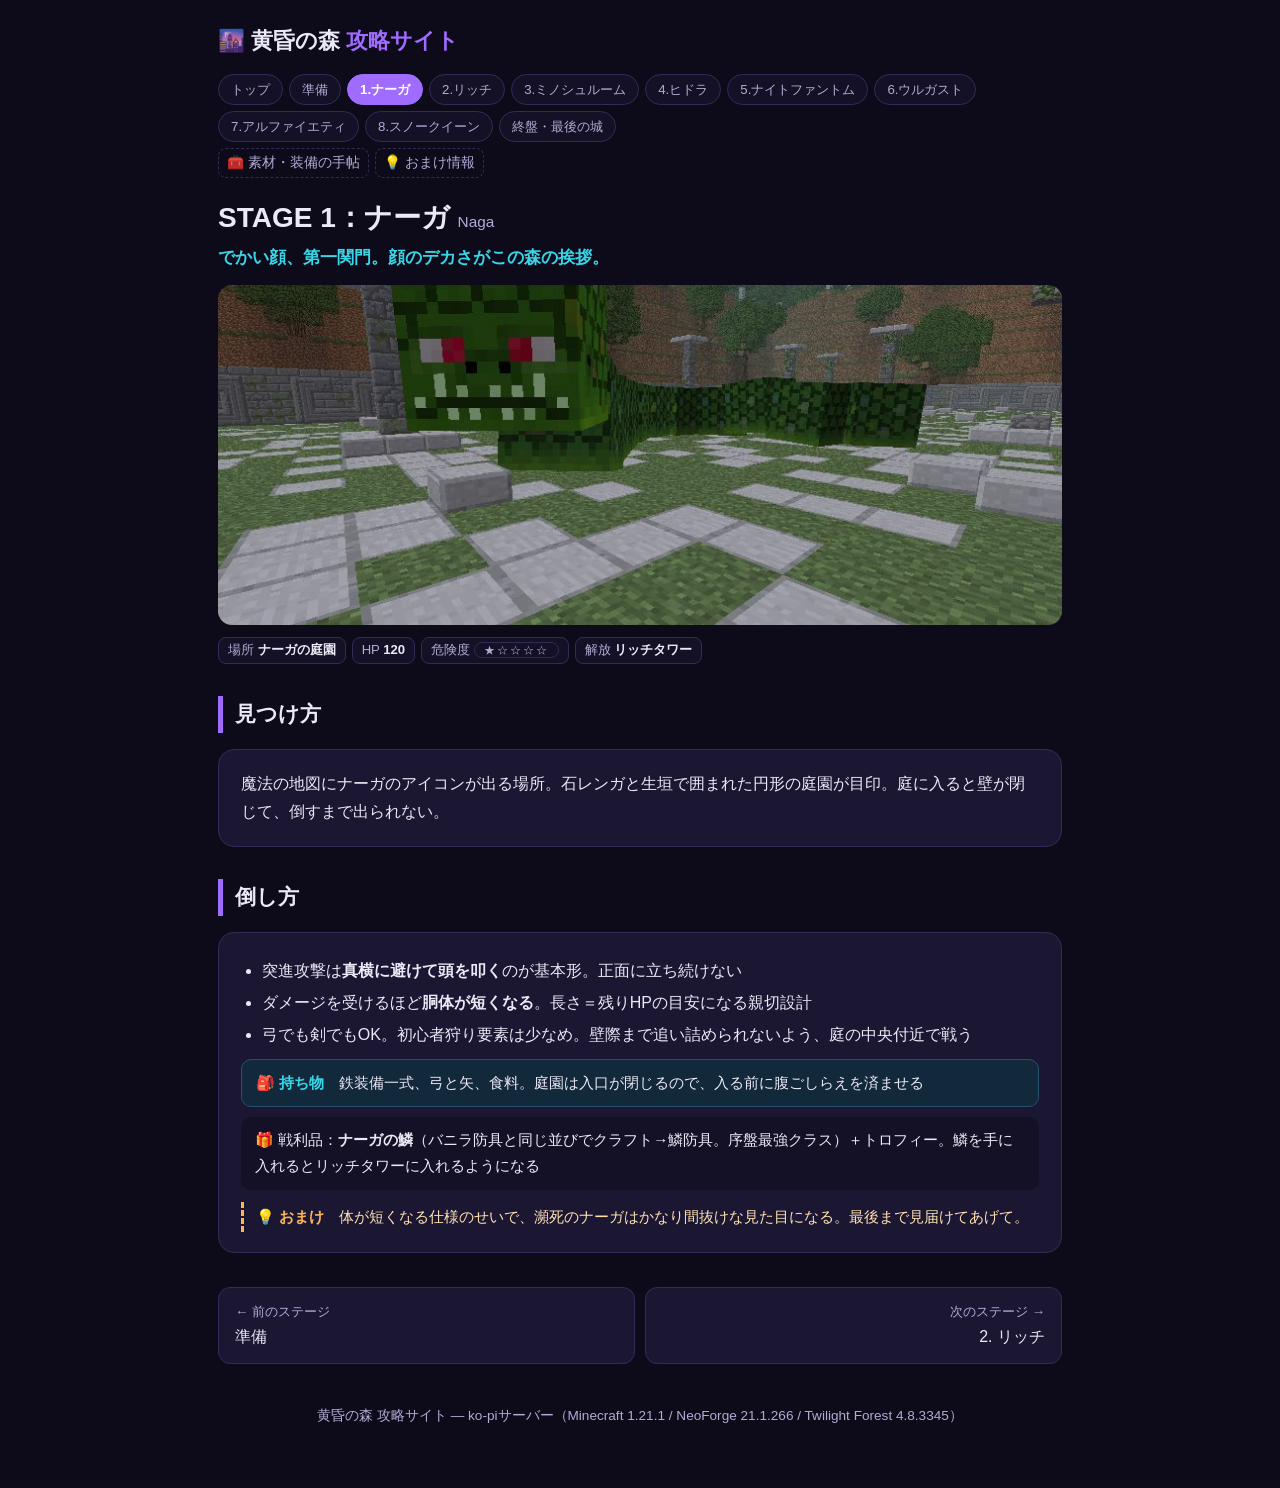
<file: naga.html>
<!DOCTYPE html>
<html lang="ja"><head><meta charset="UTF-8"><meta name="viewport" content="width=device-width, initial-scale=1.0">
<title>1. ナーガ | 黄昏の森 攻略サイト</title><link rel="stylesheet" href="style.css"></head>
<body><div class="wrap">
<header class="site">
  <div class="logo"><a href="index.html">🌆 黄昏の森 <span>攻略サイト</span></a></div>
  <nav class="steps"><a href="index.html" class="">トップ</a><a href="prep.html" class="">準備</a><a href="naga.html" class="cur">1.ナーガ</a><a href="lich.html" class="">2.リッチ</a><a href="swamp.html" class="">3.ミノシュルーム</a><a href="hydra.html" class="">4.ヒドラ</a><a href="dark.html" class="">5.ナイトファントム</a><a href="urghast.html" class="">6.ウルガスト</a><a href="snow.html" class="">7.アルファイエティ</a><a href="queen.html" class="">8.スノークイーン</a><a href="endgame.html" class="">終盤・最後の城</a></nav>
  <nav class="sub"><a href="materials.html" class="">🧰 素材・装備の手帖</a><a href="omake.html" class="">💡 おまけ情報</a></nav>
</header>

<h1>STAGE 1：ナーガ <span class="en">Naga</span></h1>
<p class="hitokoto">でかい顔、第一関門。顔のデカさがこの森の挨拶。</p>
<img class="fig" src="img/naga.jpg" alt="ナーガ">
<div class="meta"><span>場所 <b>ナーガの庭園</b></span><span>HP <b>120</b></span><span>危険度 <span class="stars">★☆☆☆☆</span></span><span>解放 <b>リッチタワー</b></span></div>
<h2>見つけ方</h2>
<div class="card"><p>魔法の地図にナーガのアイコンが出る場所。石レンガと生垣で囲まれた円形の庭園が目印。庭に入ると壁が閉じて、倒すまで出られない。</p></div>
<h2>倒し方</h2>
<div class="card"><ul class="tight">
<li>突進攻撃は<b>真横に避けて頭を叩く</b>のが基本形。正面に立ち続けない</li>
<li>ダメージを受けるほど<b>胴体が短くなる</b>。長さ＝残りHPの目安になる親切設計</li>
<li>弓でも剣でもOK。初心者狩り要素は少なめ。壁際まで追い詰められないよう、庭の中央付近で戦う</li>
</ul>
<div class="prep">鉄装備一式、弓と矢、食料。庭園は入口が閉じるので、入る前に腹ごしらえを済ませる</div>
<div class="loot">🎁 戦利品：<b>ナーガの鱗</b>（バニラ防具と同じ並びでクラフト→鱗防具。序盤最強クラス）＋トロフィー。鱗を手に入れるとリッチタワーに入れるようになる</div>
<div class="trivia">体が短くなる仕様のせいで、瀕死のナーガはかなり間抜けな見た目になる。最後まで見届けてあげて。</div>
</div>

<div class="pager"><a href="prep.html"><small>← 前のステージ</small>準備</a><a class="next" href="lich.html"><small>次のステージ →</small>2. リッチ</a></div>
<footer>黄昏の森 攻略サイト ― ko-piサーバー（Minecraft 1.21.1 / NeoForge 21.1.266 / Twilight Forest 4.8.3345）</footer>
</div></body></html>
</file>
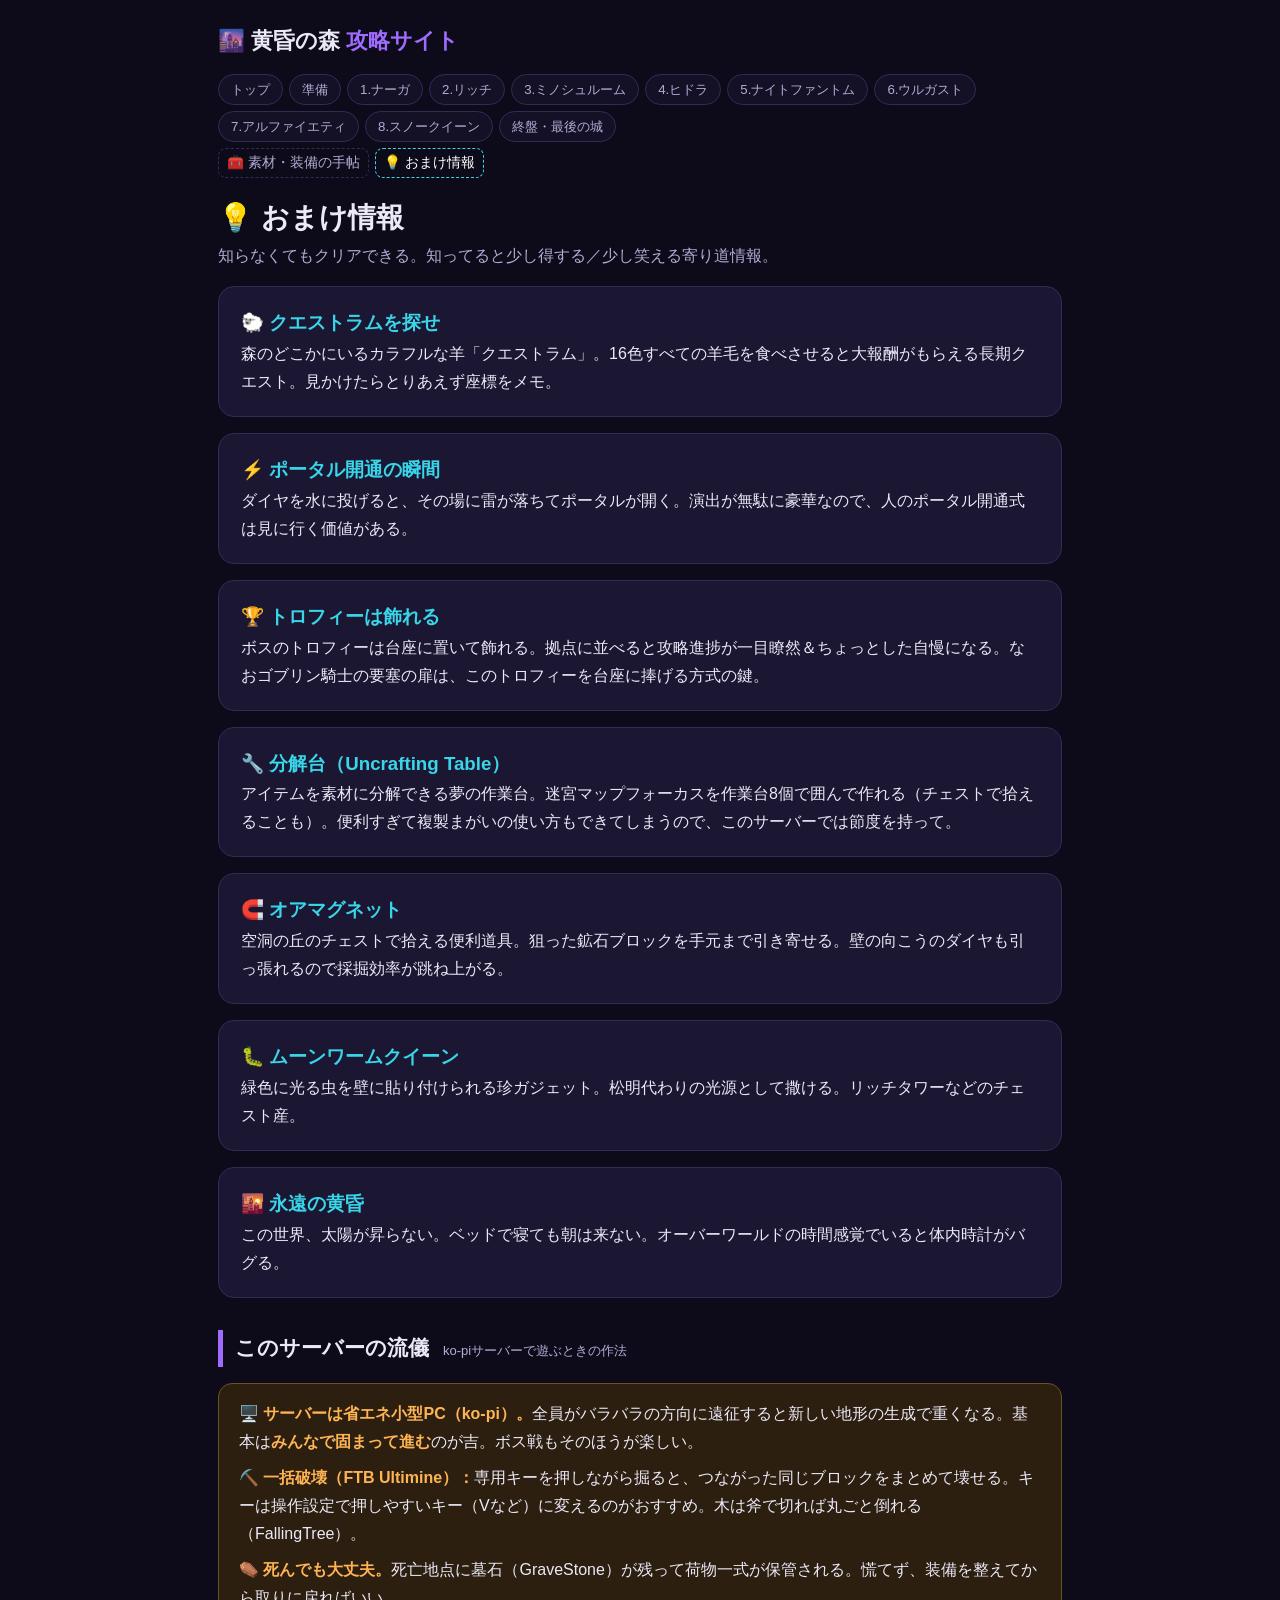
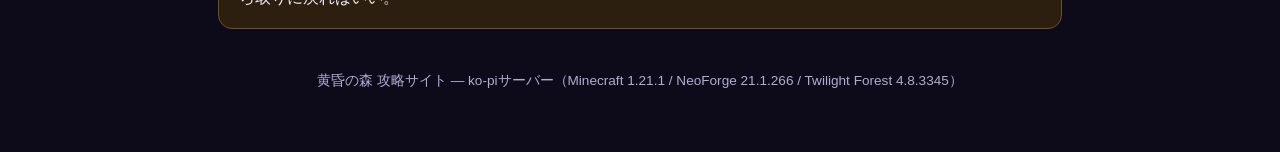
<file: omake.html>
<!DOCTYPE html>
<html lang="ja"><head><meta charset="UTF-8"><meta name="viewport" content="width=device-width, initial-scale=1.0">
<title>おまけ情報 | 黄昏の森 攻略サイト</title><link rel="stylesheet" href="style.css"></head>
<body><div class="wrap">
<header class="site">
  <div class="logo"><a href="index.html">🌆 黄昏の森 <span>攻略サイト</span></a></div>
  <nav class="steps"><a href="index.html" class="">トップ</a><a href="prep.html" class="">準備</a><a href="naga.html" class="">1.ナーガ</a><a href="lich.html" class="">2.リッチ</a><a href="swamp.html" class="">3.ミノシュルーム</a><a href="hydra.html" class="">4.ヒドラ</a><a href="dark.html" class="">5.ナイトファントム</a><a href="urghast.html" class="">6.ウルガスト</a><a href="snow.html" class="">7.アルファイエティ</a><a href="queen.html" class="">8.スノークイーン</a><a href="endgame.html" class="">終盤・最後の城</a></nav>
  <nav class="sub"><a href="materials.html" class="">🧰 素材・装備の手帖</a><a href="omake.html" class="cur">💡 おまけ情報</a></nav>
</header>

<h1>💡 おまけ情報</h1>
<p class="lead">知らなくてもクリアできる。知ってると少し得する／少し笑える寄り道情報。</p>
<div class="card"><h3 style="color:var(--accent2)">🐑 クエストラムを探せ</h3><p>森のどこかにいるカラフルな羊「クエストラム」。16色すべての羊毛を食べさせると大報酬がもらえる長期クエスト。見かけたらとりあえず座標をメモ。</p></div>
<div class="card"><h3 style="color:var(--accent2)">⚡ ポータル開通の瞬間</h3><p>ダイヤを水に投げると、その場に雷が落ちてポータルが開く。演出が無駄に豪華なので、人のポータル開通式は見に行く価値がある。</p></div>
<div class="card"><h3 style="color:var(--accent2)">🏆 トロフィーは飾れる</h3><p>ボスのトロフィーは台座に置いて飾れる。拠点に並べると攻略進捗が一目瞭然＆ちょっとした自慢になる。なおゴブリン騎士の要塞の扉は、このトロフィーを台座に捧げる方式の鍵。</p></div>
<div class="card"><h3 style="color:var(--accent2)">🔧 分解台（Uncrafting Table）</h3><p>アイテムを素材に分解できる夢の作業台。迷宮マップフォーカスを作業台8個で囲んで作れる（チェストで拾えることも）。便利すぎて複製まがいの使い方もできてしまうので、このサーバーでは節度を持って。</p></div>
<div class="card"><h3 style="color:var(--accent2)">🧲 オアマグネット</h3><p>空洞の丘のチェストで拾える便利道具。狙った鉱石ブロックを手元まで引き寄せる。壁の向こうのダイヤも引っ張れるので採掘効率が跳ね上がる。</p></div>
<div class="card"><h3 style="color:var(--accent2)">🐛 ムーンワームクイーン</h3><p>緑色に光る虫を壁に貼り付けられる珍ガジェット。松明代わりの光源として撒ける。リッチタワーなどのチェスト産。</p></div>
<div class="card"><h3 style="color:var(--accent2)">🌇 永遠の黄昏</h3><p>この世界、太陽が昇らない。ベッドで寝ても朝は来ない。オーバーワールドの時間感覚でいると体内時計がバグる。</p></div>
<h2>このサーバーの流儀 <small>ko-piサーバーで遊ぶときの作法</small></h2>
<div class="warnbox">
<p>🖥️ <b>サーバーは省エネ小型PC（ko-pi）。</b>全員がバラバラの方向に遠征すると新しい地形の生成で重くなる。基本は<b>みんなで固まって進む</b>のが吉。ボス戦もそのほうが楽しい。</p>
<p style="margin-top:8px">⛏️ <b>一括破壊（FTB Ultimine）：</b>専用キーを押しながら掘ると、つながった同じブロックをまとめて壊せる。キーは操作設定で押しやすいキー（Vなど）に変えるのがおすすめ。木は斧で切れば丸ごと倒れる（FallingTree）。</p>
<p style="margin-top:8px">⚰️ <b>死んでも大丈夫。</b>死亡地点に墓石（GraveStone）が残って荷物一式が保管される。慌てず、装備を整えてから取りに戻ればいい。</p>
</div>


<footer>黄昏の森 攻略サイト ― ko-piサーバー（Minecraft 1.21.1 / NeoForge 21.1.266 / Twilight Forest 4.8.3345）</footer>
</div></body></html>
</file>
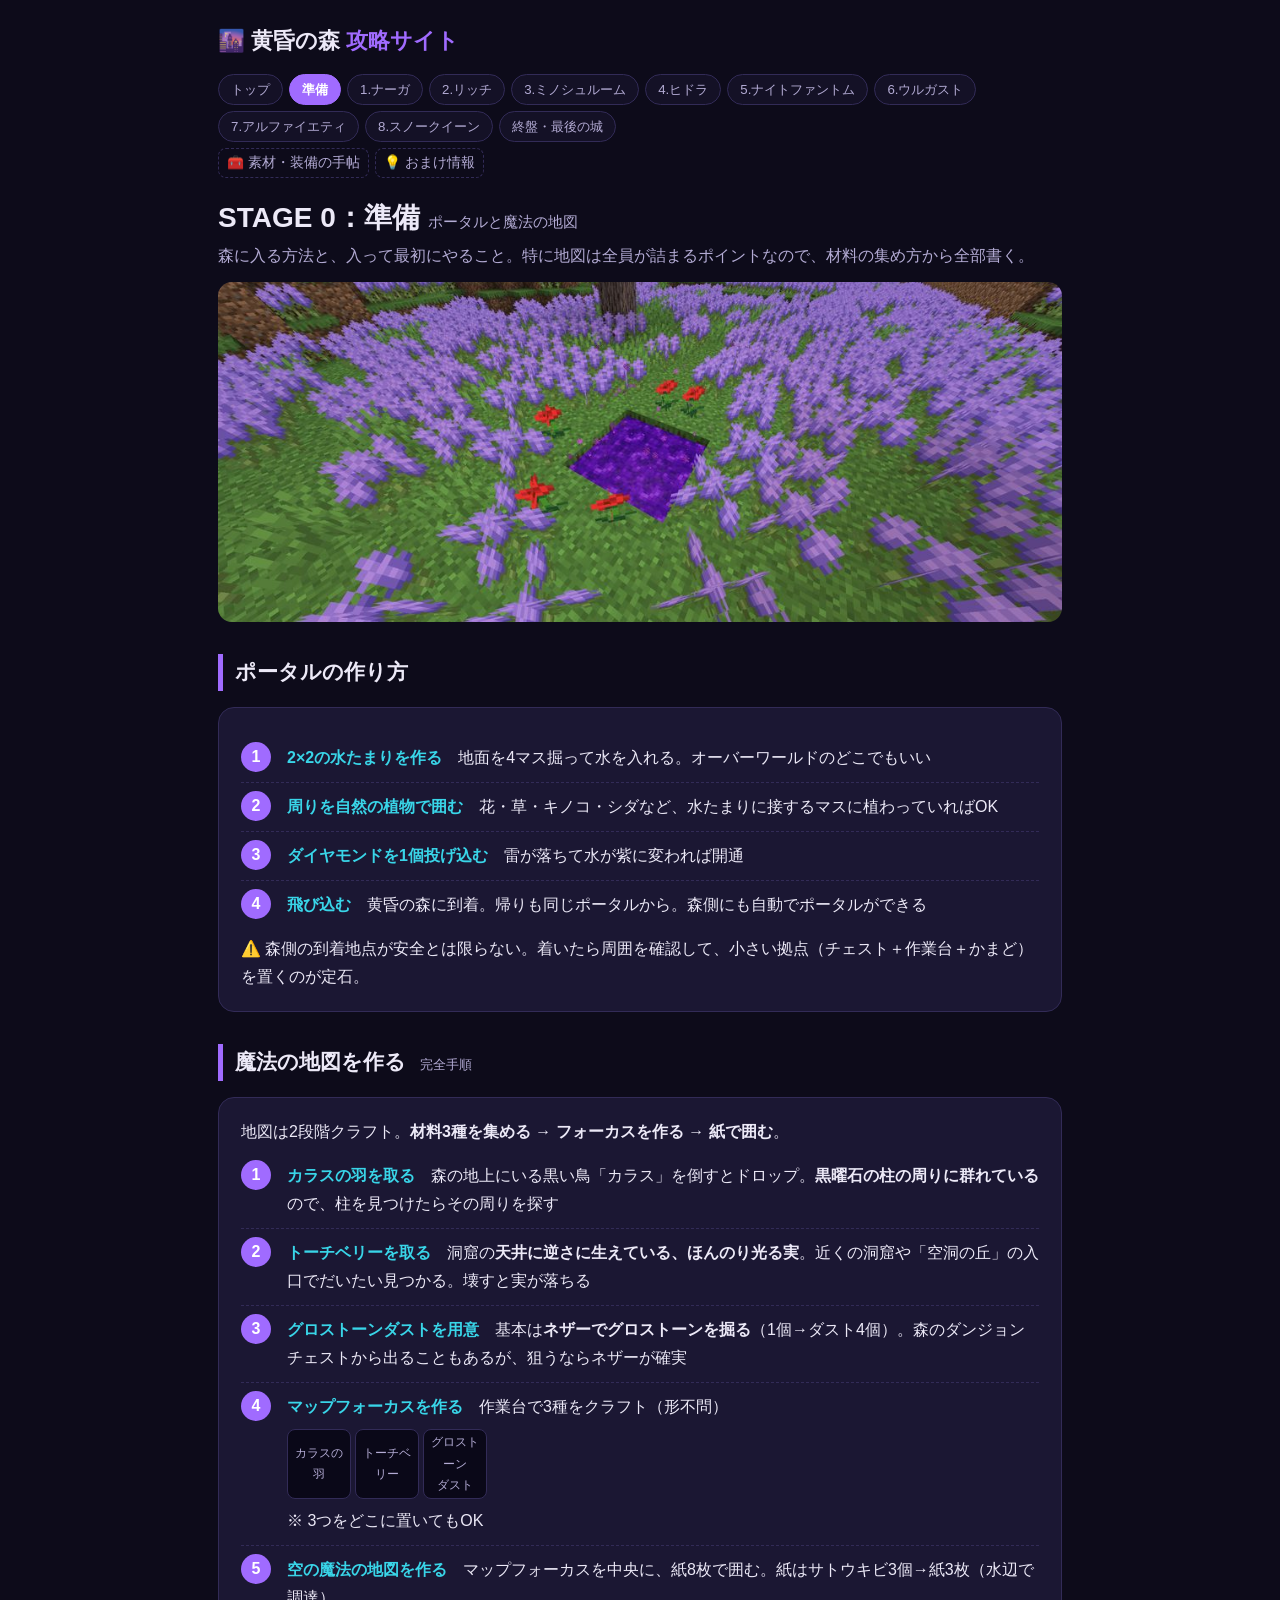
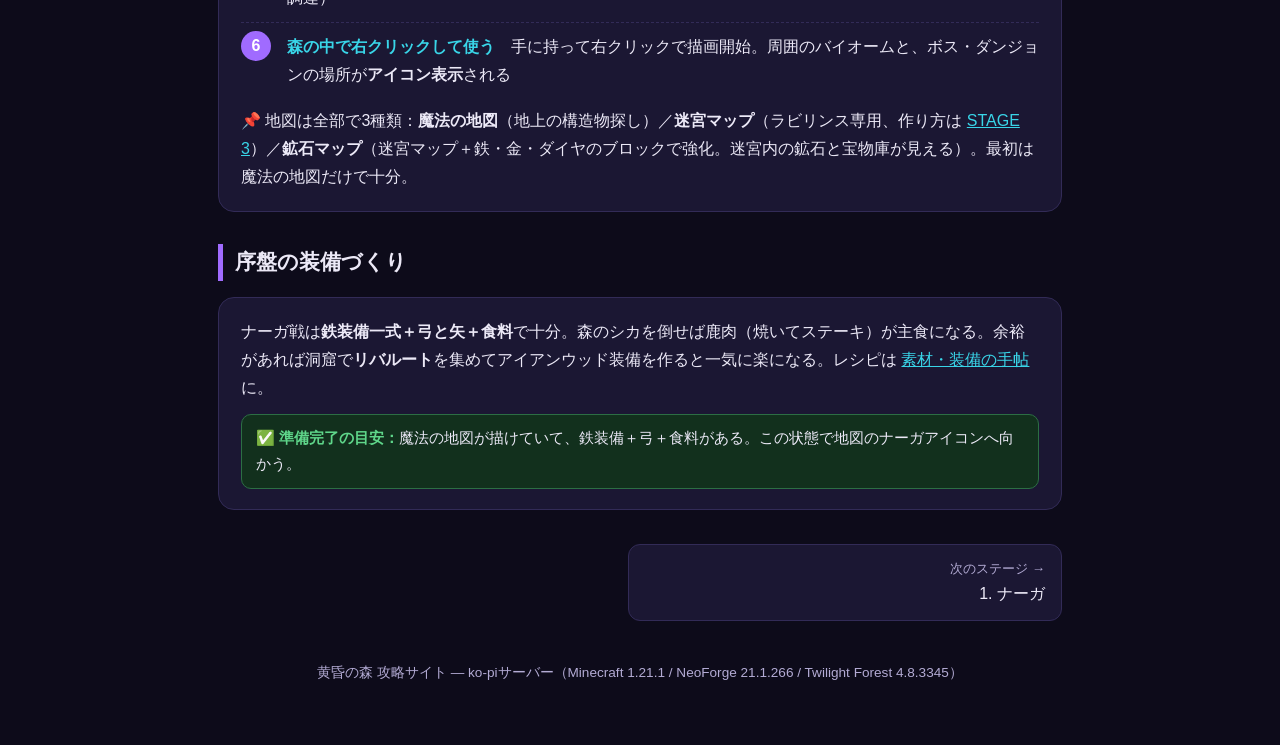
<file: prep.html>
<!DOCTYPE html>
<html lang="ja"><head><meta charset="UTF-8"><meta name="viewport" content="width=device-width, initial-scale=1.0">
<title>準備：ポータルと魔法の地図 | 黄昏の森 攻略サイト</title><link rel="stylesheet" href="style.css"></head>
<body><div class="wrap">
<header class="site">
  <div class="logo"><a href="index.html">🌆 黄昏の森 <span>攻略サイト</span></a></div>
  <nav class="steps"><a href="index.html" class="">トップ</a><a href="prep.html" class="cur">準備</a><a href="naga.html" class="">1.ナーガ</a><a href="lich.html" class="">2.リッチ</a><a href="swamp.html" class="">3.ミノシュルーム</a><a href="hydra.html" class="">4.ヒドラ</a><a href="dark.html" class="">5.ナイトファントム</a><a href="urghast.html" class="">6.ウルガスト</a><a href="snow.html" class="">7.アルファイエティ</a><a href="queen.html" class="">8.スノークイーン</a><a href="endgame.html" class="">終盤・最後の城</a></nav>
  <nav class="sub"><a href="materials.html" class="">🧰 素材・装備の手帖</a><a href="omake.html" class="">💡 おまけ情報</a></nav>
</header>

<h1>STAGE 0：準備 <span class="en">ポータルと魔法の地図</span></h1>
<p class="lead">森に入る方法と、入って最初にやること。特に地図は全員が詰まるポイントなので、材料の集め方から全部書く。</p>
<img class="fig" src="img/portal.jpg" alt="ポータル">
<h2>ポータルの作り方</h2>
<div class="card"><ol class="steplist">
<li><b class="t">2×2の水たまりを作る</b>　地面を4マス掘って水を入れる。オーバーワールドのどこでもいい</li>
<li><b class="t">周りを自然の植物で囲む</b>　花・草・キノコ・シダなど、水たまりに接するマスに植わっていればOK</li>
<li><b class="t">ダイヤモンドを1個投げ込む</b>　雷が落ちて水が紫に変われば開通</li>
<li><b class="t">飛び込む</b>　黄昏の森に到着。帰りも同じポータルから。森側にも自動でポータルができる</li>
</ol>
<p>⚠️ 森側の到着地点が安全とは限らない。着いたら周囲を確認して、小さい拠点（チェスト＋作業台＋かまど）を置くのが定石。</p></div>
<h2>魔法の地図を作る <small>完全手順</small></h2>
<div class="card">
<p>地図は2段階クラフト。<b>材料3種を集める → フォーカスを作る → 紙で囲む</b>。</p>
<ol class="steplist">
<li><b class="t">カラスの羽を取る</b>　森の地上にいる黒い鳥「カラス」を倒すとドロップ。<b>黒曜石の柱の周りに群れている</b>ので、柱を見つけたらその周りを探す</li>
<li><b class="t">トーチベリーを取る</b>　洞窟の<b>天井に逆さに生えている、ほんのり光る実</b>。近くの洞窟や「空洞の丘」の入口でだいたい見つかる。壊すと実が落ちる</li>
<li><b class="t">グロストーンダストを用意</b>　基本は<b>ネザーでグロストーンを掘る</b>（1個→ダスト4個）。森のダンジョンチェストから出ることもあるが、狙うならネザーが確実</li>
<li><b class="t">マップフォーカスを作る</b>　作業台で3種をクラフト（形不問）
<span class="craft"><div>カラスの羽</div><div>トーチベリー</div><div>グロストーン<br>ダスト</div></span>※ 3つをどこに置いてもOK</li>
<li><b class="t">空の魔法の地図を作る</b>　マップフォーカスを中央に、紙8枚で囲む。紙はサトウキビ3個→紙3枚（水辺で調達）</li>
<li><b class="t">森の中で右クリックして使う</b>　手に持って右クリックで描画開始。周囲のバイオームと、ボス・ダンジョンの場所が<b>アイコン表示</b>される</li>
</ol>
<p style="margin-top:8px">📌 地図は全部で3種類：<b>魔法の地図</b>（地上の構造物探し）／<b>迷宮マップ</b>（ラビリンス専用、作り方は <a href="swamp.html">STAGE 3</a>）／<b>鉱石マップ</b>（迷宮マップ＋鉄・金・ダイヤのブロックで強化。迷宮内の鉱石と宝物庫が見える）。最初は魔法の地図だけで十分。</p>
</div>
<h2>序盤の装備づくり</h2>
<div class="card">
<p>ナーガ戦は<b>鉄装備一式＋弓と矢＋食料</b>で十分。森のシカを倒せば鹿肉（焼いてステーキ）が主食になる。余裕があれば洞窟で<b>リバルート</b>を集めてアイアンウッド装備を作ると一気に楽になる。レシピは <a href="materials.html">素材・装備の手帖</a> に。</p>
<div class="okbox">✅ <b>準備完了の目安：</b>魔法の地図が描けていて、鉄装備＋弓＋食料がある。この状態で地図のナーガアイコンへ向かう。</div>
</div>

<div class="pager"><span class="sp"></span><a class="next" href="naga.html"><small>次のステージ →</small>1. ナーガ</a></div>
<footer>黄昏の森 攻略サイト ― ko-piサーバー（Minecraft 1.21.1 / NeoForge 21.1.266 / Twilight Forest 4.8.3345）</footer>
</div></body></html>
</file>
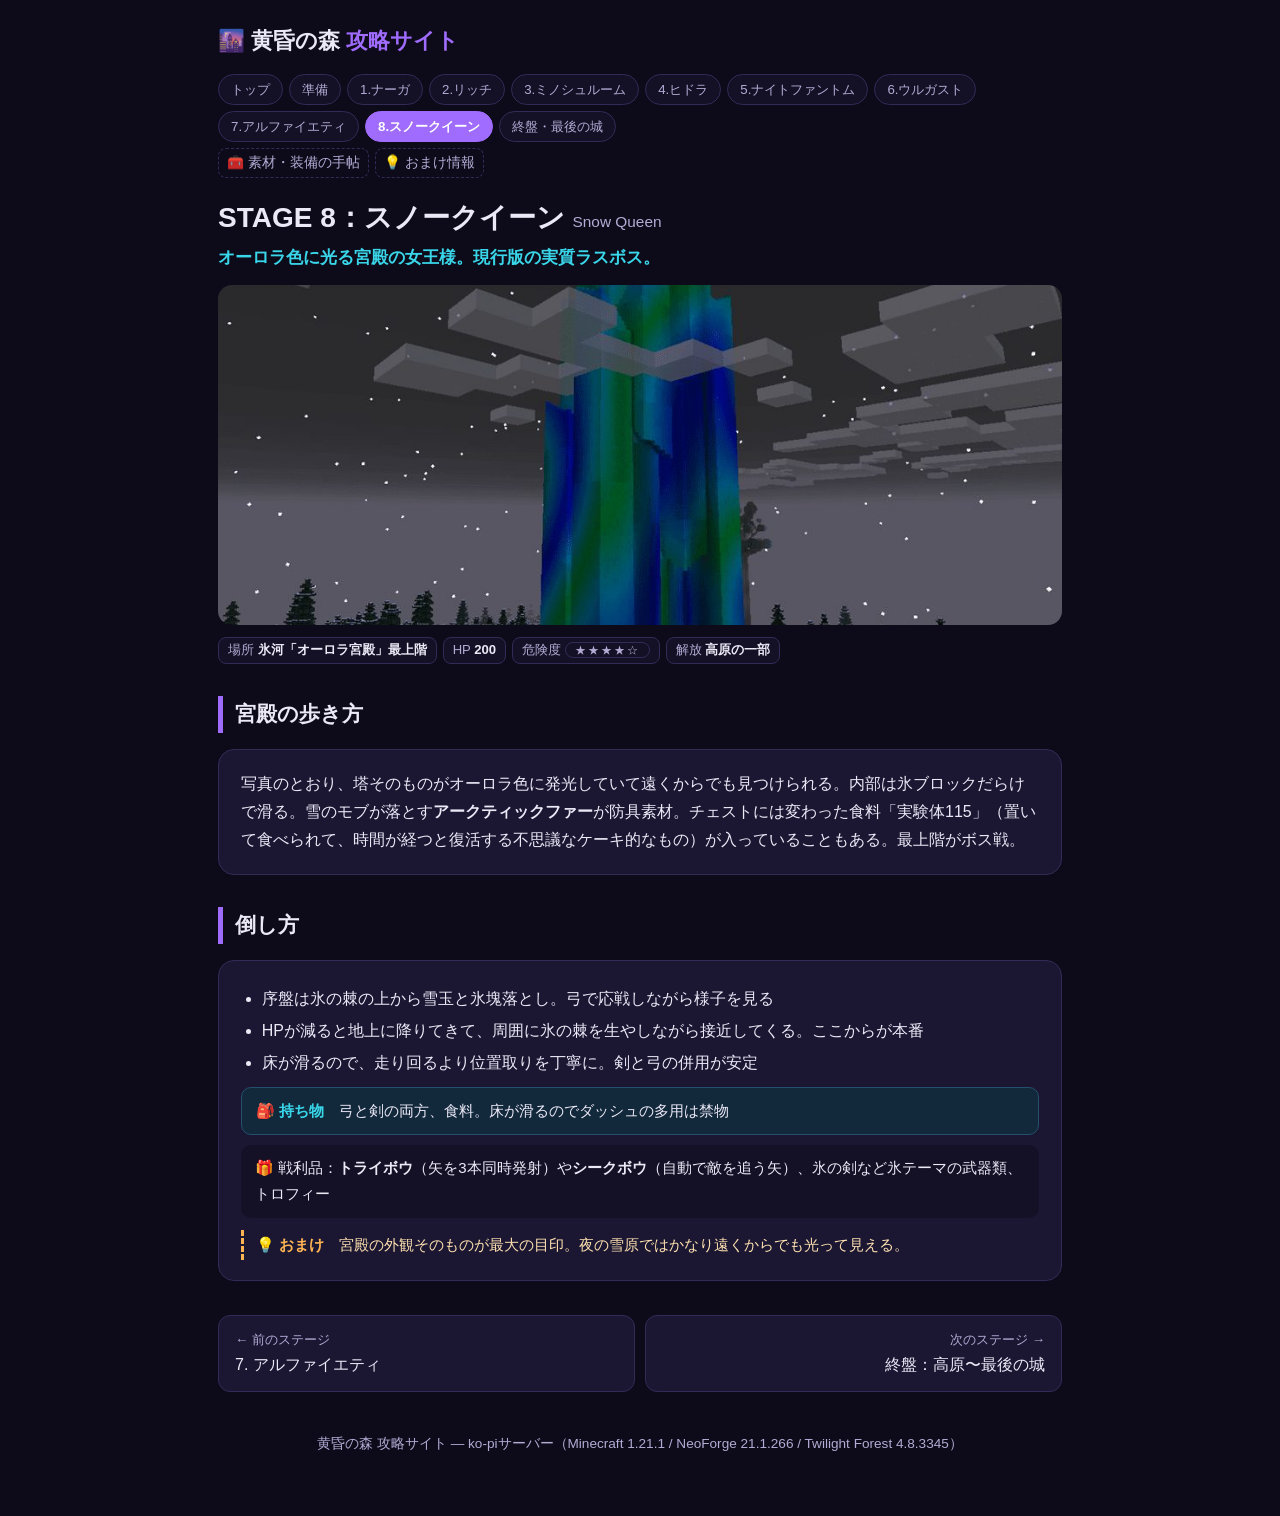
<file: queen.html>
<!DOCTYPE html>
<html lang="ja"><head><meta charset="UTF-8"><meta name="viewport" content="width=device-width, initial-scale=1.0">
<title>8. スノークイーン | 黄昏の森 攻略サイト</title><link rel="stylesheet" href="style.css"></head>
<body><div class="wrap">
<header class="site">
  <div class="logo"><a href="index.html">🌆 黄昏の森 <span>攻略サイト</span></a></div>
  <nav class="steps"><a href="index.html" class="">トップ</a><a href="prep.html" class="">準備</a><a href="naga.html" class="">1.ナーガ</a><a href="lich.html" class="">2.リッチ</a><a href="swamp.html" class="">3.ミノシュルーム</a><a href="hydra.html" class="">4.ヒドラ</a><a href="dark.html" class="">5.ナイトファントム</a><a href="urghast.html" class="">6.ウルガスト</a><a href="snow.html" class="">7.アルファイエティ</a><a href="queen.html" class="cur">8.スノークイーン</a><a href="endgame.html" class="">終盤・最後の城</a></nav>
  <nav class="sub"><a href="materials.html" class="">🧰 素材・装備の手帖</a><a href="omake.html" class="">💡 おまけ情報</a></nav>
</header>

<h1>STAGE 8：スノークイーン <span class="en">Snow Queen</span></h1>
<p class="hitokoto">オーロラ色に光る宮殿の女王様。現行版の実質ラスボス。</p>
<img class="fig" src="img/snowqueen.jpg" alt="オーロラ宮殿">
<div class="meta"><span>場所 <b>氷河「オーロラ宮殿」最上階</b></span><span>HP <b>200</b></span><span>危険度 <span class="stars">★★★★☆</span></span><span>解放 <b>高原の一部</b></span></div>
<h2>宮殿の歩き方</h2>
<div class="card"><p>写真のとおり、塔そのものがオーロラ色に発光していて遠くからでも見つけられる。内部は氷ブロックだらけで滑る。雪のモブが落とす<b>アークティックファー</b>が防具素材。チェストには変わった食料「実験体115」（置いて食べられて、時間が経つと復活する不思議なケーキ的なもの）が入っていることもある。最上階がボス戦。</p></div>
<h2>倒し方</h2>
<div class="card"><ul class="tight">
<li>序盤は氷の棘の上から雪玉と氷塊落とし。弓で応戦しながら様子を見る</li>
<li>HPが減ると地上に降りてきて、周囲に氷の棘を生やしながら接近してくる。ここからが本番</li>
<li>床が滑るので、走り回るより位置取りを丁寧に。剣と弓の併用が安定</li>
</ul>
<div class="prep">弓と剣の両方、食料。床が滑るのでダッシュの多用は禁物</div>
<div class="loot">🎁 戦利品：<b>トライボウ</b>（矢を3本同時発射）や<b>シークボウ</b>（自動で敵を追う矢）、氷の剣など氷テーマの武器類、トロフィー</div>
<div class="trivia">宮殿の外観そのものが最大の目印。夜の雪原ではかなり遠くからでも光って見える。</div>
</div>

<div class="pager"><a href="snow.html"><small>← 前のステージ</small>7. アルファイエティ</a><a class="next" href="endgame.html"><small>次のステージ →</small>終盤：高原〜最後の城</a></div>
<footer>黄昏の森 攻略サイト ― ko-piサーバー（Minecraft 1.21.1 / NeoForge 21.1.266 / Twilight Forest 4.8.3345）</footer>
</div></body></html>
</file>
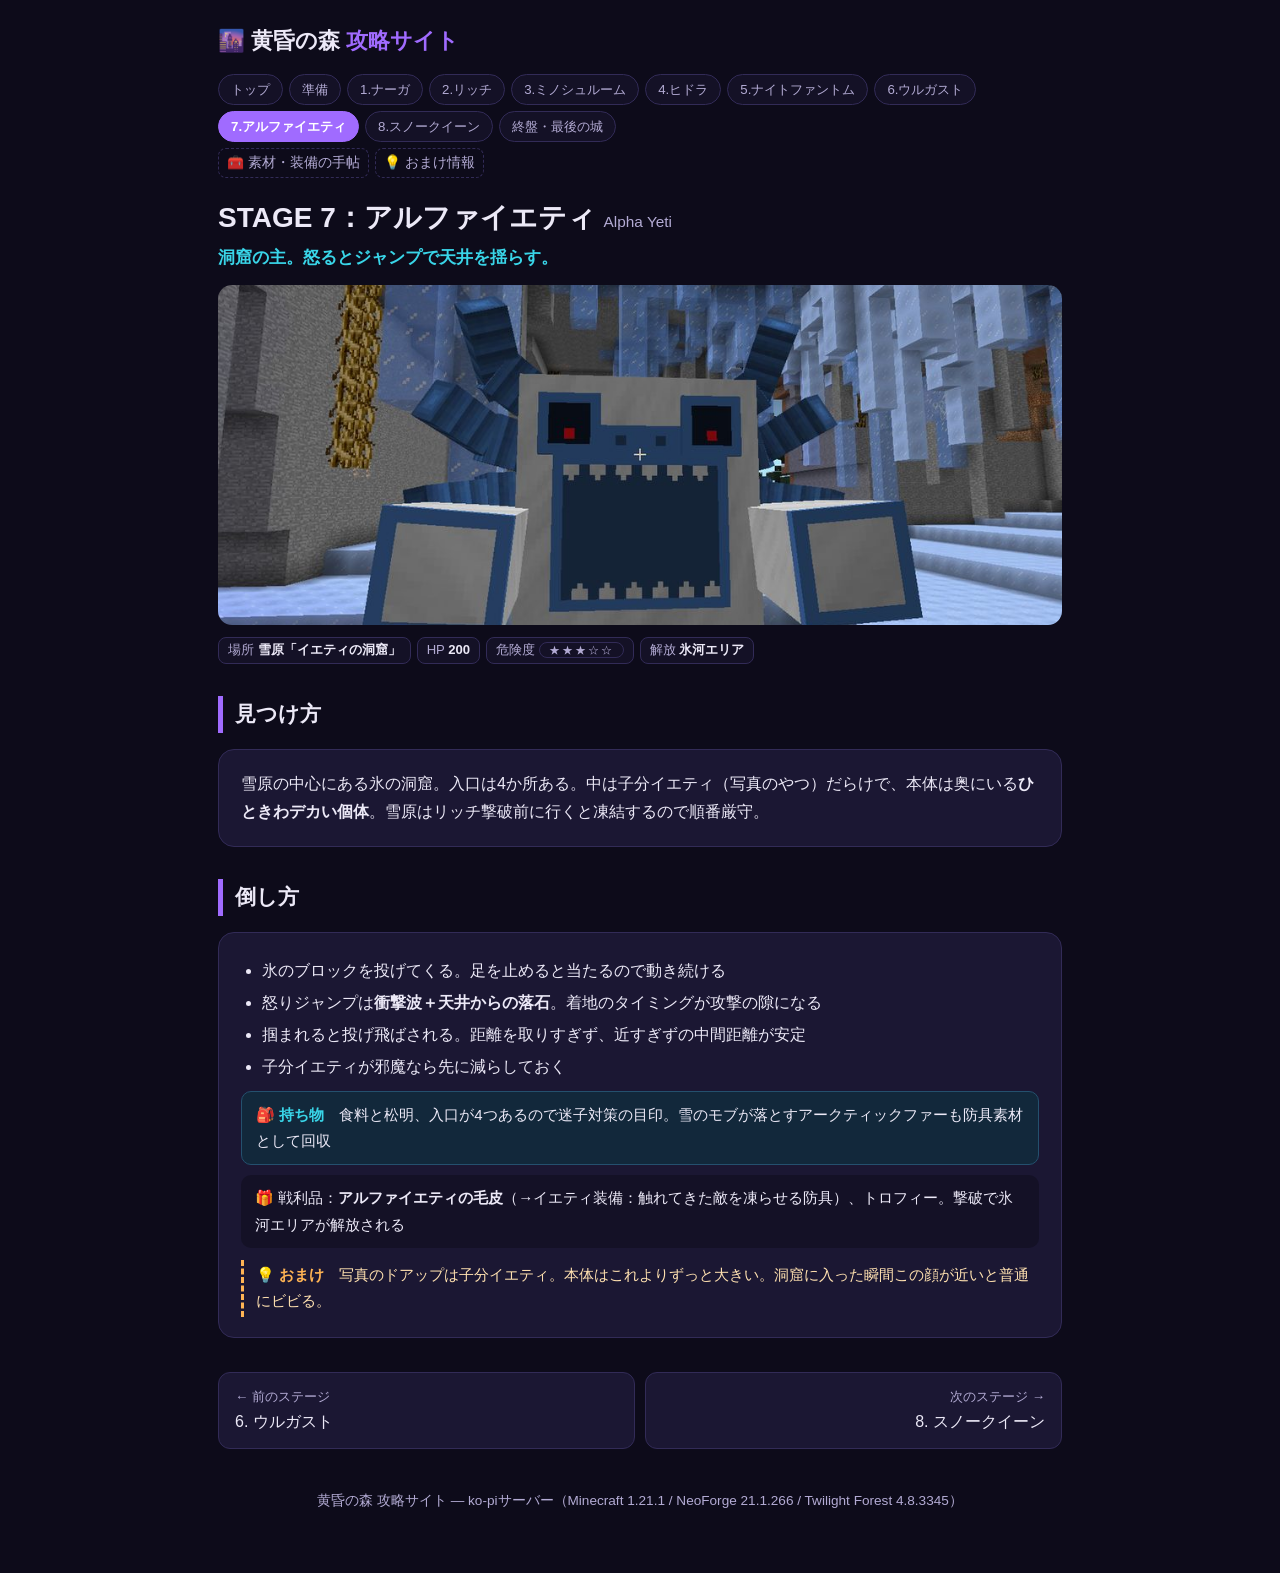
<file: snow.html>
<!DOCTYPE html>
<html lang="ja"><head><meta charset="UTF-8"><meta name="viewport" content="width=device-width, initial-scale=1.0">
<title>7. アルファイエティ | 黄昏の森 攻略サイト</title><link rel="stylesheet" href="style.css"></head>
<body><div class="wrap">
<header class="site">
  <div class="logo"><a href="index.html">🌆 黄昏の森 <span>攻略サイト</span></a></div>
  <nav class="steps"><a href="index.html" class="">トップ</a><a href="prep.html" class="">準備</a><a href="naga.html" class="">1.ナーガ</a><a href="lich.html" class="">2.リッチ</a><a href="swamp.html" class="">3.ミノシュルーム</a><a href="hydra.html" class="">4.ヒドラ</a><a href="dark.html" class="">5.ナイトファントム</a><a href="urghast.html" class="">6.ウルガスト</a><a href="snow.html" class="cur">7.アルファイエティ</a><a href="queen.html" class="">8.スノークイーン</a><a href="endgame.html" class="">終盤・最後の城</a></nav>
  <nav class="sub"><a href="materials.html" class="">🧰 素材・装備の手帖</a><a href="omake.html" class="">💡 おまけ情報</a></nav>
</header>

<h1>STAGE 7：アルファイエティ <span class="en">Alpha Yeti</span></h1>
<p class="hitokoto">洞窟の主。怒るとジャンプで天井を揺らす。</p>
<img class="fig" src="img/yeti.jpg" alt="イエティ">
<div class="meta"><span>場所 <b>雪原「イエティの洞窟」</b></span><span>HP <b>200</b></span><span>危険度 <span class="stars">★★★☆☆</span></span><span>解放 <b>氷河エリア</b></span></div>
<h2>見つけ方</h2>
<div class="card"><p>雪原の中心にある氷の洞窟。入口は4か所ある。中は子分イエティ（写真のやつ）だらけで、本体は奥にいる<b>ひときわデカい個体</b>。雪原はリッチ撃破前に行くと凍結するので順番厳守。</p></div>
<h2>倒し方</h2>
<div class="card"><ul class="tight">
<li>氷のブロックを投げてくる。足を止めると当たるので動き続ける</li>
<li>怒りジャンプは<b>衝撃波＋天井からの落石</b>。着地のタイミングが攻撃の隙になる</li>
<li>掴まれると投げ飛ばされる。距離を取りすぎず、近すぎずの中間距離が安定</li>
<li>子分イエティが邪魔なら先に減らしておく</li>
</ul>
<div class="prep">食料と松明、入口が4つあるので迷子対策の目印。雪のモブが落とすアークティックファーも防具素材として回収</div>
<div class="loot">🎁 戦利品：<b>アルファイエティの毛皮</b>（→イエティ装備：触れてきた敵を凍らせる防具）、トロフィー。撃破で氷河エリアが解放される</div>
<div class="trivia">写真のドアップは子分イエティ。本体はこれよりずっと大きい。洞窟に入った瞬間この顔が近いと普通にビビる。</div>
</div>

<div class="pager"><a href="urghast.html"><small>← 前のステージ</small>6. ウルガスト</a><a class="next" href="queen.html"><small>次のステージ →</small>8. スノークイーン</a></div>
<footer>黄昏の森 攻略サイト ― ko-piサーバー（Minecraft 1.21.1 / NeoForge 21.1.266 / Twilight Forest 4.8.3345）</footer>
</div></body></html>
</file>
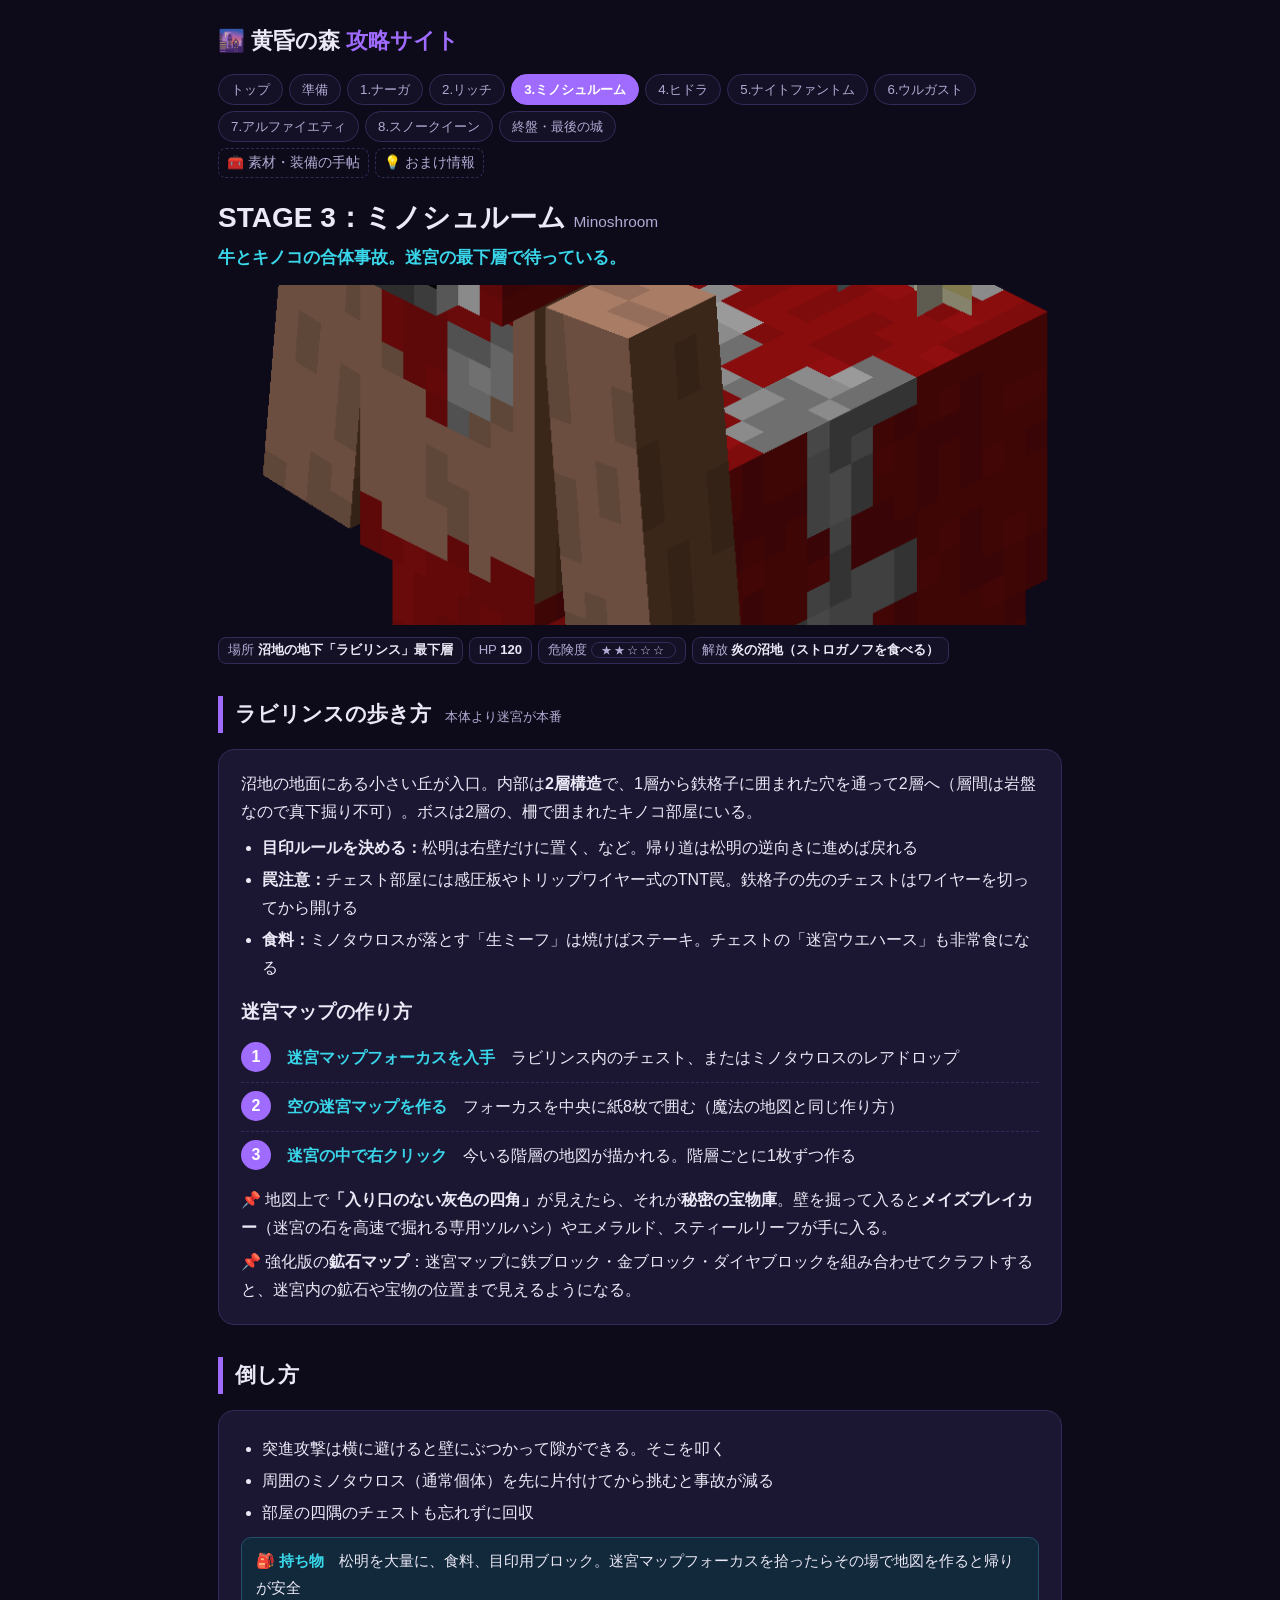
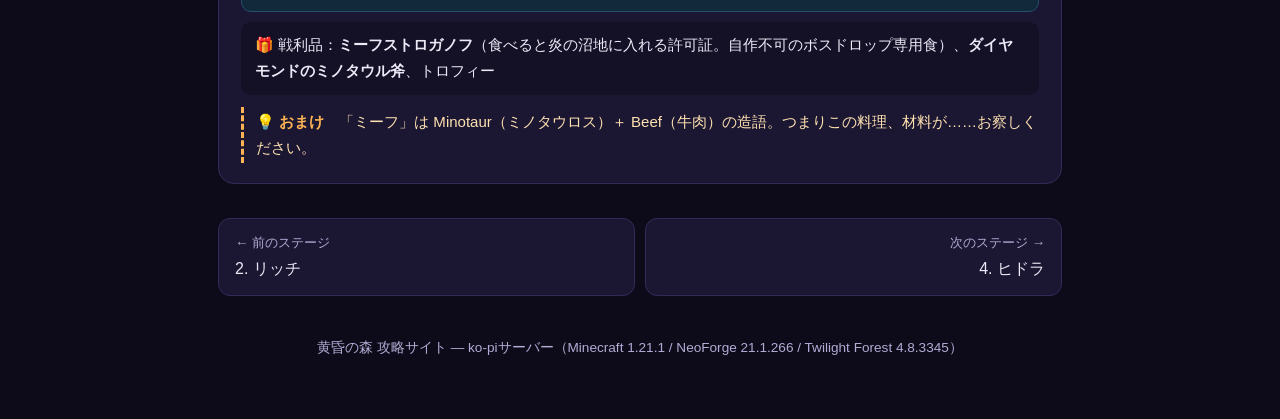
<file: swamp.html>
<!DOCTYPE html>
<html lang="ja"><head><meta charset="UTF-8"><meta name="viewport" content="width=device-width, initial-scale=1.0">
<title>3. ミノシュルーム | 黄昏の森 攻略サイト</title><link rel="stylesheet" href="style.css"></head>
<body><div class="wrap">
<header class="site">
  <div class="logo"><a href="index.html">🌆 黄昏の森 <span>攻略サイト</span></a></div>
  <nav class="steps"><a href="index.html" class="">トップ</a><a href="prep.html" class="">準備</a><a href="naga.html" class="">1.ナーガ</a><a href="lich.html" class="">2.リッチ</a><a href="swamp.html" class="cur">3.ミノシュルーム</a><a href="hydra.html" class="">4.ヒドラ</a><a href="dark.html" class="">5.ナイトファントム</a><a href="urghast.html" class="">6.ウルガスト</a><a href="snow.html" class="">7.アルファイエティ</a><a href="queen.html" class="">8.スノークイーン</a><a href="endgame.html" class="">終盤・最後の城</a></nav>
  <nav class="sub"><a href="materials.html" class="">🧰 素材・装備の手帖</a><a href="omake.html" class="">💡 おまけ情報</a></nav>
</header>

<h1>STAGE 3：ミノシュルーム <span class="en">Minoshroom</span></h1>
<p class="hitokoto">牛とキノコの合体事故。迷宮の最下層で待っている。</p>
<img class="fig" src="img/minoshroom.png" alt="ミノシュルーム">
<div class="meta"><span>場所 <b>沼地の地下「ラビリンス」最下層</b></span><span>HP <b>120</b></span><span>危険度 <span class="stars">★★☆☆☆</span></span><span>解放 <b>炎の沼地（ストロガノフを食べる）</b></span></div>
<h2>ラビリンスの歩き方 <small>本体より迷宮が本番</small></h2>
<div class="card">
<p>沼地の地面にある小さい丘が入口。内部は<b>2層構造</b>で、1層から鉄格子に囲まれた穴を通って2層へ（層間は岩盤なので真下掘り不可）。ボスは2層の、柵で囲まれたキノコ部屋にいる。</p>
<ul class="tight" style="margin-top:8px">
<li><b>目印ルールを決める：</b>松明は右壁だけに置く、など。帰り道は松明の逆向きに進めば戻れる</li>
<li><b>罠注意：</b>チェスト部屋には感圧板やトリップワイヤー式のTNT罠。鉄格子の先のチェストはワイヤーを切ってから開ける</li>
<li><b>食料：</b>ミノタウロスが落とす「生ミーフ」は焼けばステーキ。チェストの「迷宮ウエハース」も非常食になる</li>
</ul>
<h3 style="margin-top:14px">迷宮マップの作り方</h3>
<ol class="steplist">
<li><b class="t">迷宮マップフォーカスを入手</b>　ラビリンス内のチェスト、またはミノタウロスのレアドロップ</li>
<li><b class="t">空の迷宮マップを作る</b>　フォーカスを中央に紙8枚で囲む（魔法の地図と同じ作り方）</li>
<li><b class="t">迷宮の中で右クリック</b>　今いる階層の地図が描かれる。階層ごとに1枚ずつ作る</li>
</ol>
<p>📌 地図上で<b>「入り口のない灰色の四角」</b>が見えたら、それが<b>秘密の宝物庫</b>。壁を掘って入ると<b>メイズブレイカー</b>（迷宮の石を高速で掘れる専用ツルハシ）やエメラルド、スティールリーフが手に入る。</p>
<p style="margin-top:6px">📌 強化版の<b>鉱石マップ</b>：迷宮マップに鉄ブロック・金ブロック・ダイヤブロックを組み合わせてクラフトすると、迷宮内の鉱石や宝物の位置まで見えるようになる。</p>
</div>
<h2>倒し方</h2>
<div class="card"><ul class="tight">
<li>突進攻撃は横に避けると壁にぶつかって隙ができる。そこを叩く</li>
<li>周囲のミノタウロス（通常個体）を先に片付けてから挑むと事故が減る</li>
<li>部屋の四隅のチェストも忘れずに回収</li>
</ul>
<div class="prep">松明を大量に、食料、目印用ブロック。迷宮マップフォーカスを拾ったらその場で地図を作ると帰りが安全</div>
<div class="loot">🎁 戦利品：<b>ミーフストロガノフ</b>（食べると炎の沼地に入れる許可証。自作不可のボスドロップ専用食）、<b>ダイヤモンドのミノタウル斧</b>、トロフィー</div>
<div class="trivia">「ミーフ」は Minotaur（ミノタウロス）＋ Beef（牛肉）の造語。つまりこの料理、材料が……お察しください。</div>
</div>

<div class="pager"><a href="lich.html"><small>← 前のステージ</small>2. リッチ</a><a class="next" href="hydra.html"><small>次のステージ →</small>4. ヒドラ</a></div>
<footer>黄昏の森 攻略サイト ― ko-piサーバー（Minecraft 1.21.1 / NeoForge 21.1.266 / Twilight Forest 4.8.3345）</footer>
</div></body></html>
</file>
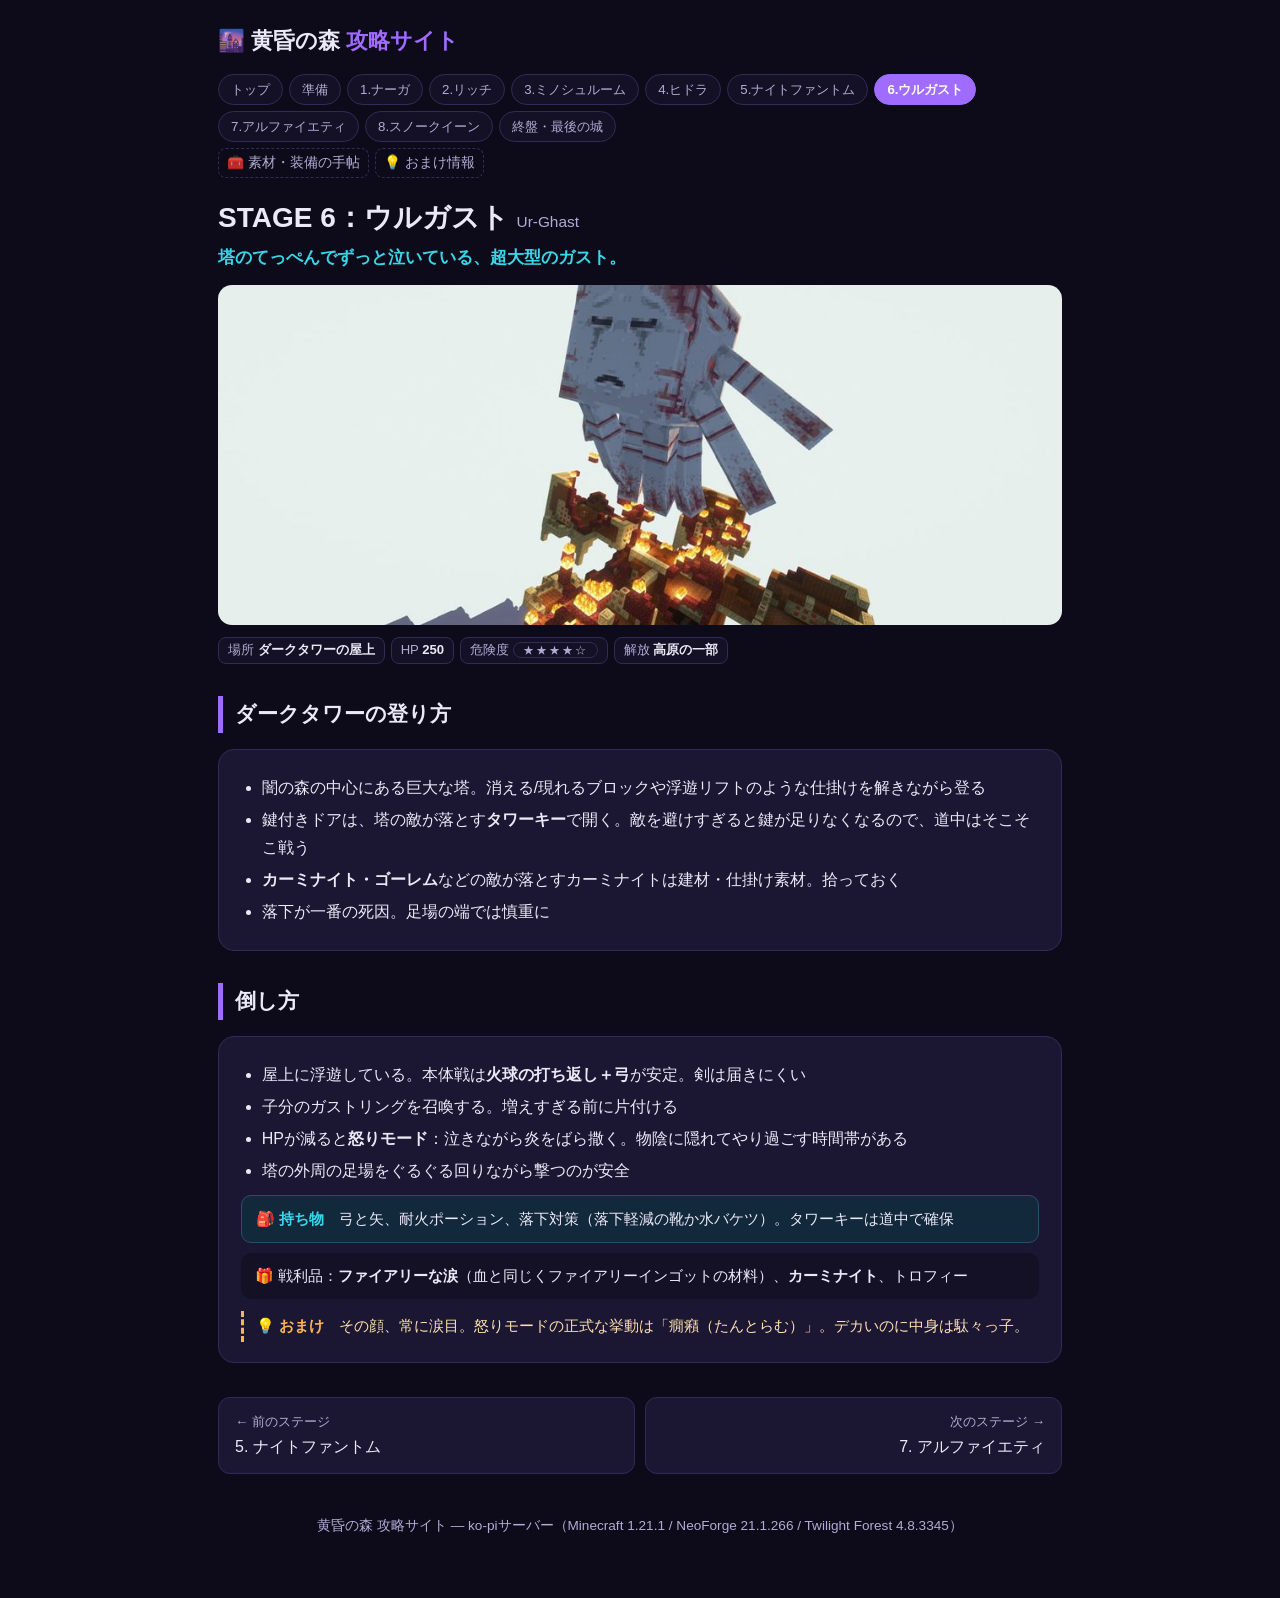
<file: urghast.html>
<!DOCTYPE html>
<html lang="ja"><head><meta charset="UTF-8"><meta name="viewport" content="width=device-width, initial-scale=1.0">
<title>6. ウルガスト | 黄昏の森 攻略サイト</title><link rel="stylesheet" href="style.css"></head>
<body><div class="wrap">
<header class="site">
  <div class="logo"><a href="index.html">🌆 黄昏の森 <span>攻略サイト</span></a></div>
  <nav class="steps"><a href="index.html" class="">トップ</a><a href="prep.html" class="">準備</a><a href="naga.html" class="">1.ナーガ</a><a href="lich.html" class="">2.リッチ</a><a href="swamp.html" class="">3.ミノシュルーム</a><a href="hydra.html" class="">4.ヒドラ</a><a href="dark.html" class="">5.ナイトファントム</a><a href="urghast.html" class="cur">6.ウルガスト</a><a href="snow.html" class="">7.アルファイエティ</a><a href="queen.html" class="">8.スノークイーン</a><a href="endgame.html" class="">終盤・最後の城</a></nav>
  <nav class="sub"><a href="materials.html" class="">🧰 素材・装備の手帖</a><a href="omake.html" class="">💡 おまけ情報</a></nav>
</header>

<h1>STAGE 6：ウルガスト <span class="en">Ur-Ghast</span></h1>
<p class="hitokoto">塔のてっぺんでずっと泣いている、超大型のガスト。</p>
<img class="fig" src="img/urghast.jpg" alt="ウルガスト">
<div class="meta"><span>場所 <b>ダークタワーの屋上</b></span><span>HP <b>250</b></span><span>危険度 <span class="stars">★★★★☆</span></span><span>解放 <b>高原の一部</b></span></div>
<h2>ダークタワーの登り方</h2>
<div class="card"><ul class="tight">
<li>闇の森の中心にある巨大な塔。消える/現れるブロックや浮遊リフトのような仕掛けを解きながら登る</li>
<li>鍵付きドアは、塔の敵が落とす<b>タワーキー</b>で開く。敵を避けすぎると鍵が足りなくなるので、道中はそこそこ戦う</li>
<li><b>カーミナイト・ゴーレム</b>などの敵が落とすカーミナイトは建材・仕掛け素材。拾っておく</li>
<li>落下が一番の死因。足場の端では慎重に</li>
</ul></div>
<h2>倒し方</h2>
<div class="card"><ul class="tight">
<li>屋上に浮遊している。本体戦は<b>火球の打ち返し＋弓</b>が安定。剣は届きにくい</li>
<li>子分のガストリングを召喚する。増えすぎる前に片付ける</li>
<li>HPが減ると<b>怒りモード</b>：泣きながら炎をばら撒く。物陰に隠れてやり過ごす時間帯がある</li>
<li>塔の外周の足場をぐるぐる回りながら撃つのが安全</li>
</ul>
<div class="prep">弓と矢、耐火ポーション、落下対策（落下軽減の靴か水バケツ）。タワーキーは道中で確保</div>
<div class="loot">🎁 戦利品：<b>ファイアリーな涙</b>（血と同じくファイアリーインゴットの材料）、<b>カーミナイト</b>、トロフィー</div>
<div class="trivia">その顔、常に涙目。怒りモードの正式な挙動は「癇癪（たんとらむ）」。デカいのに中身は駄々っ子。</div>
</div>

<div class="pager"><a href="dark.html"><small>← 前のステージ</small>5. ナイトファントム</a><a class="next" href="snow.html"><small>次のステージ →</small>7. アルファイエティ</a></div>
<footer>黄昏の森 攻略サイト ― ko-piサーバー（Minecraft 1.21.1 / NeoForge 21.1.266 / Twilight Forest 4.8.3345）</footer>
</div></body></html>
</file>
<file: style.css>
:root{--bg:#0d0b1a;--bg2:#141126;--card:#1b1733;--line:#322b57;--txt:#ece9f7;--sub:#b3abd4;--accent:#a06bff;--accent2:#39d5e8;--warn:#ffb454;--danger:#ff6b81;--good:#5fd68a}
*{margin:0;padding:0;box-sizing:border-box}
body{background:var(--bg);color:var(--txt);font-family:"Hiragino Kaku Gothic ProN","Hiragino Sans","Noto Sans JP",sans-serif;line-height:1.75;font-size:16px}
a{color:var(--accent2)}
.wrap{max-width:880px;margin:0 auto;padding:0 18px 60px}
header.site{padding:22px 0 6px}
header.site .logo{font-size:1.35em;font-weight:800}
header.site .logo a{color:var(--txt);text-decoration:none}
header.site .logo span{color:var(--accent)}
nav.steps{display:flex;flex-wrap:wrap;gap:6px;margin:14px 0 4px}
nav.steps a{background:var(--bg2);border:1px solid var(--line);color:var(--sub);text-decoration:none;border-radius:999px;padding:3px 12px;font-size:.83em}
nav.steps a.cur{background:var(--accent);color:#fff;border-color:var(--accent);font-weight:700}
nav.steps a:hover{border-color:var(--accent)}
nav.sub{display:flex;flex-wrap:wrap;gap:6px;margin:6px 0 0}
nav.sub a{color:var(--sub);text-decoration:none;font-size:.85em;padding:2px 8px;border:1px dashed var(--line);border-radius:8px}
nav.sub a.cur{color:#fff;border-color:var(--accent2)}
h1{font-size:1.75em;line-height:1.3;margin:16px 0 6px}
h1 .en{color:var(--sub);font-size:.55em;font-weight:400}
.lead{color:var(--sub);margin-bottom:10px}
h2{font-size:1.32em;margin:32px 0 12px;padding-left:12px;border-left:5px solid var(--accent)}
h2 small{color:var(--sub);font-size:.62em;font-weight:400;margin-left:8px}
.card{background:var(--card);border:1px solid var(--line);border-radius:16px;padding:20px 22px;margin:16px 0}
img.hero{width:100%;height:300px;object-fit:cover;border-radius:16px;display:block;margin:14px 0}
img.fig{width:100%;max-height:340px;object-fit:cover;border-radius:14px;display:block;margin:12px 0}
.meta{display:flex;flex-wrap:wrap;gap:6px;margin:10px 0}
.meta span{background:var(--bg2);border:1px solid var(--line);border-radius:8px;padding:1px 9px;font-size:.82em;color:var(--sub)}
.meta span b{color:var(--txt)}
.stars{color:var(--warn);letter-spacing:2px}
.hitokoto{font-size:1.08em;font-weight:700;color:var(--accent2);margin:6px 0 10px}
ul.tight,ol.tight{margin-left:1.3em}
ul.tight li,ol.tight li{margin:4px 0}
.loot{background:var(--bg2);border-radius:10px;padding:10px 14px;font-size:.94em;margin-top:10px}
.prep{background:#12283b;border:1px solid #24506e;border-radius:10px;padding:10px 14px;font-size:.94em;margin-top:10px}
.prep::before{content:"🎒 持ち物　";font-weight:700;color:var(--accent2)}
.trivia{border-left:3px dashed var(--warn);padding:2px 0 2px 12px;color:#ffe1b0;font-size:.94em;margin-top:12px}
.trivia::before{content:"💡 おまけ　";font-weight:700;color:var(--warn)}
.warnbox{background:#2c1f10;border:1px solid #6e5222;border-radius:14px;padding:16px 20px;margin:16px 0}
.warnbox b{color:var(--warn)}
.okbox{background:#12301d;border:1px solid #2c6e44;border-radius:10px;padding:10px 14px;margin-top:12px;font-size:.94em}
.okbox b{color:var(--good)}
table{width:100%;border-collapse:collapse;margin:8px 0;font-size:.94em}
th,td{border:1px solid var(--line);padding:7px 10px;text-align:left;vertical-align:top}
th{background:var(--bg2);color:var(--sub)}
.mat td:first-child{font-weight:700}
.steplist{counter-reset:st;list-style:none;margin:6px 0}
.steplist li{counter-increment:st;position:relative;padding:10px 0 10px 46px;border-bottom:1px dashed var(--line)}
.steplist li:last-child{border-bottom:none}
.steplist li::before{content:counter(st);position:absolute;left:0;top:8px;background:var(--accent);color:#fff;font-weight:800;border-radius:50%;width:30px;height:30px;display:flex;align-items:center;justify-content:center}
.steplist b.t{color:var(--accent2)}
.craft{display:grid;grid-template-columns:repeat(3,64px);gap:4px;margin:8px 0}
.craft div{background:#0a0818;border:1px solid var(--line);border-radius:8px;min-height:44px;display:flex;align-items:center;justify-content:center;font-size:.76em;text-align:center;color:var(--sub);padding:2px}
.pager{display:flex;justify-content:space-between;gap:10px;margin:34px 0 0}
.pager a{flex:1;background:var(--card);border:1px solid var(--line);border-radius:12px;padding:12px 16px;text-decoration:none;color:var(--txt)}
.pager a.next{text-align:right}
.pager a small{display:block;color:var(--sub)}
.pager a:hover{border-color:var(--accent)}
.pager .sp{flex:1}
.stagegrid{display:grid;grid-template-columns:1fr 1fr;gap:12px;margin:14px 0}
.stagegrid a{background:var(--card);border:1px solid var(--line);border-radius:14px;padding:14px 18px;text-decoration:none;color:var(--txt);display:block}
.stagegrid a:hover{border-color:var(--accent)}
.stagegrid a b{font-size:1.08em}
.stagegrid a small{display:block;color:var(--sub);margin-top:2px}
.stagegrid a .no{color:var(--accent);font-weight:800;margin-right:6px}
.flow{display:flex;flex-direction:column;gap:0;align-items:center;margin:10px 0}
.flow .fstep{background:var(--card);border:1px solid var(--line);border-radius:12px;padding:8px 18px;text-align:center;font-weight:700}
.flow .fstep a{color:var(--txt);text-decoration:none}
.flow .arrow{color:var(--accent);font-size:1.15em;line-height:1.25}
.branch{display:grid;grid-template-columns:1fr 1fr 1fr;gap:10px;width:100%}
.branch .fstep{font-size:.92em}
.branch .fstep small{display:block;color:var(--sub);font-weight:400}
footer{margin-top:40px;color:var(--sub);font-size:.85em;text-align:center}
code{background:#000;border:1px solid var(--line);border-radius:6px;padding:1px 7px;color:var(--accent2);font-family:monospace}
.files{font-family:monospace;font-size:.9em;background:var(--bg2);border-radius:10px;padding:12px 16px;margin-top:10px;line-height:1.9}
@media(max-width:640px){.stagegrid{grid-template-columns:1fr}.branch{grid-template-columns:1fr}h1{font-size:1.45em}img.hero{height:210px}}
</file>
